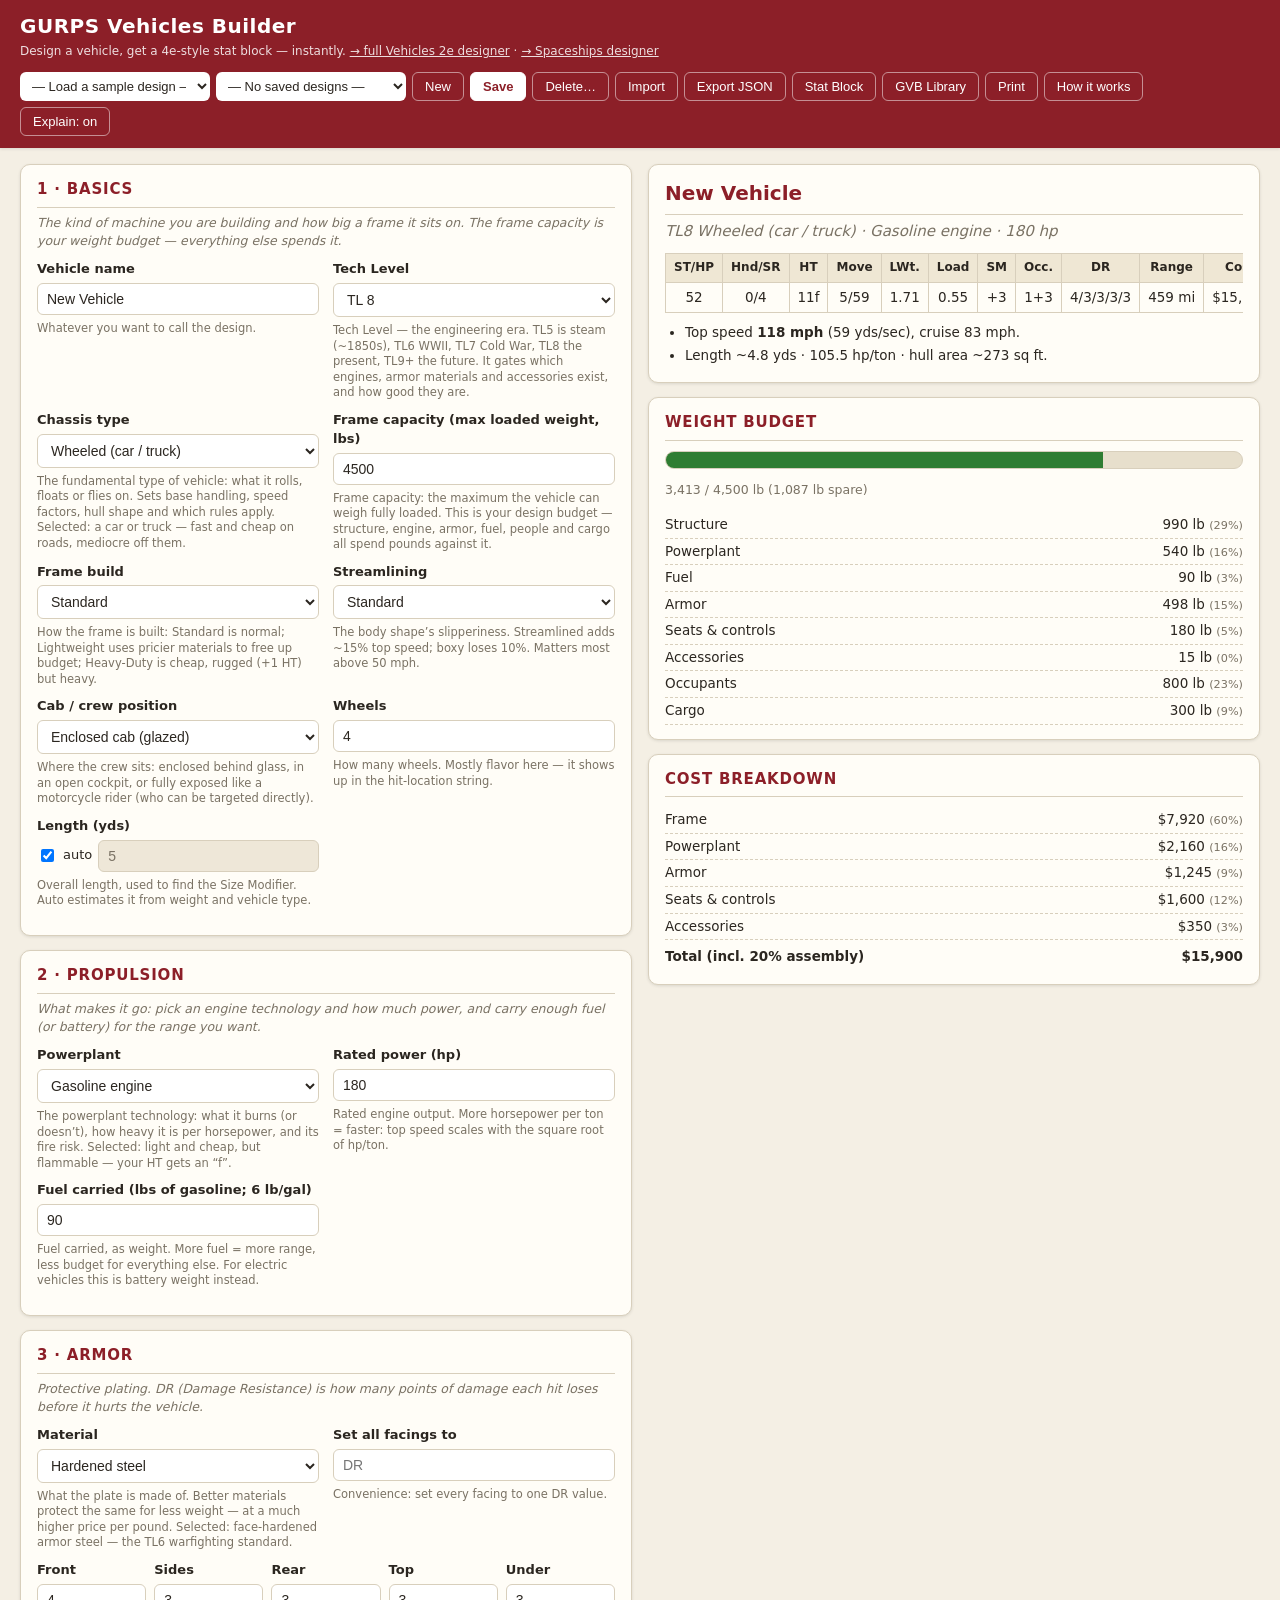
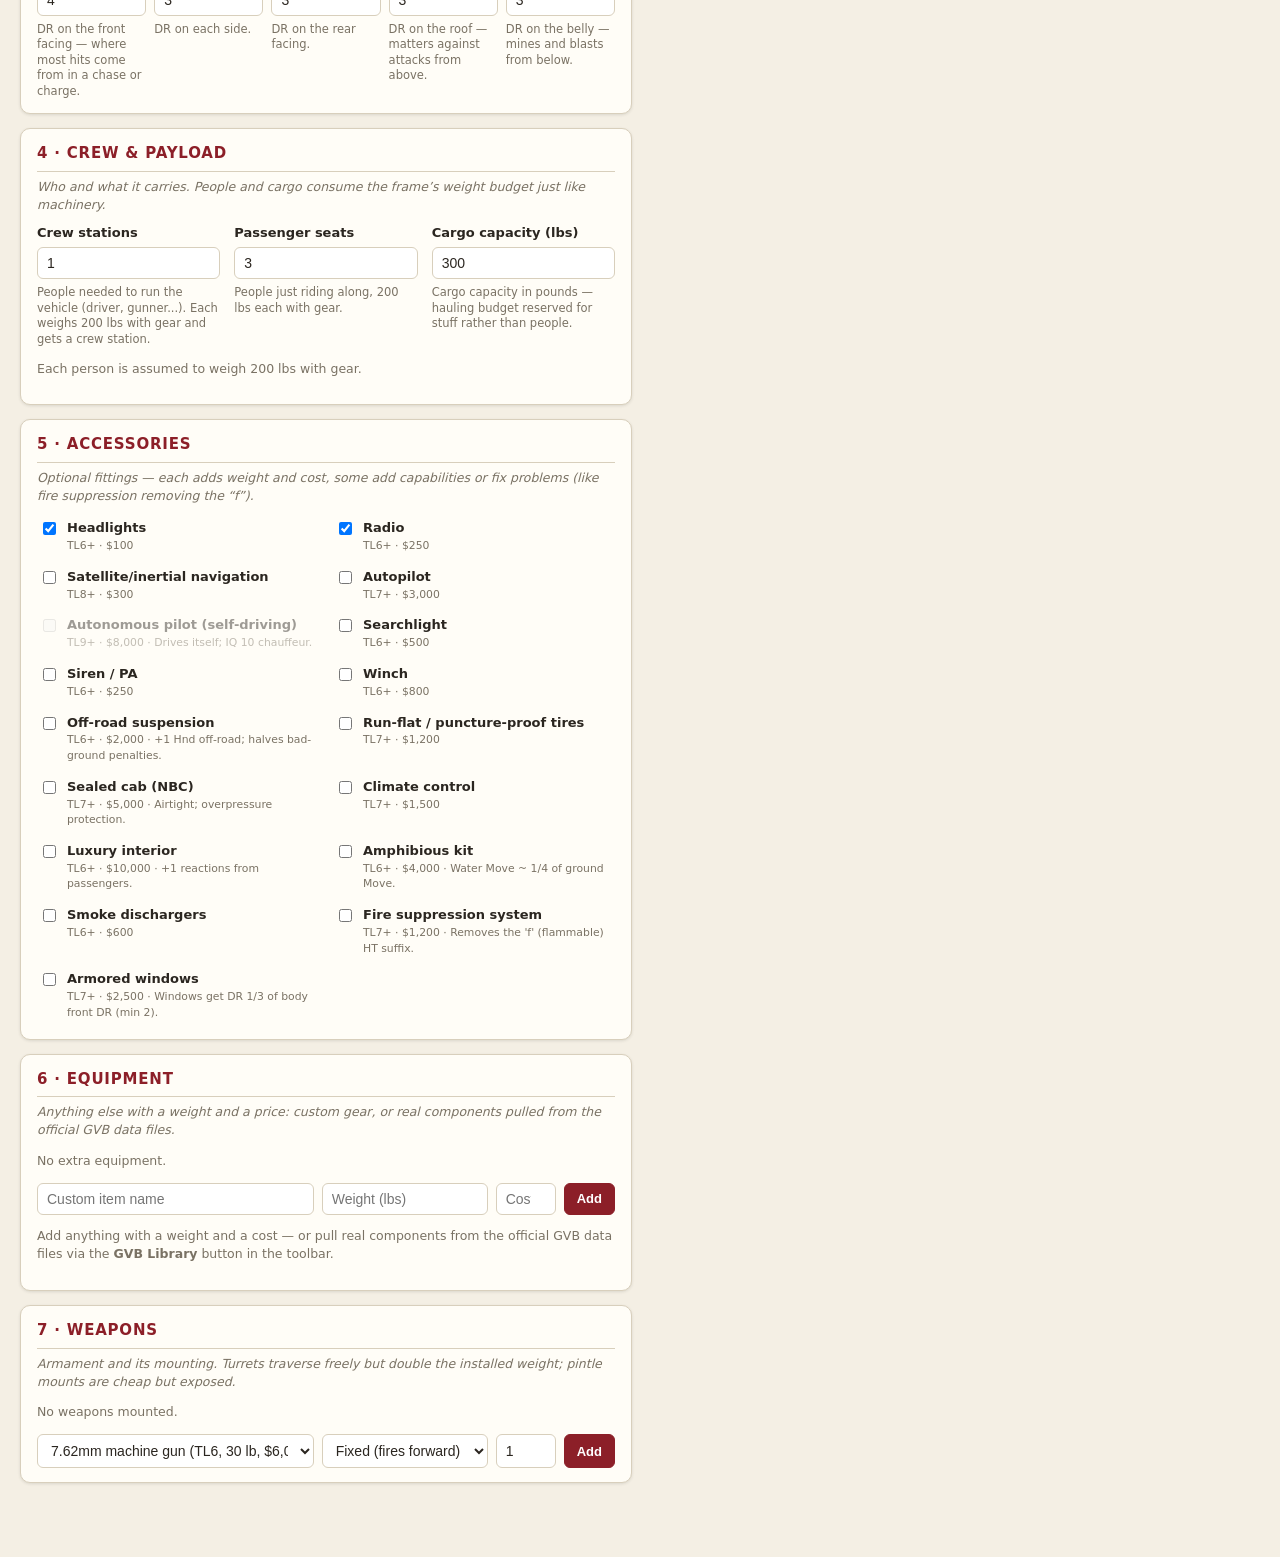
<file: index.html>
<!DOCTYPE html>
<html lang="en">
<head>
<meta charset="utf-8">
<meta name="viewport" content="width=device-width, initial-scale=1">
<title>GURPS Vehicles Builder</title>
<link rel="stylesheet" href="css/style.css">
<link rel="icon" href="data:image/svg+xml,<svg xmlns='http://www.w3.org/2000/svg' viewBox='0 0 100 100'><text y='0.9em' font-size='90'>🚙</text></svg>">
</head>
<body>

<header class="topbar">
  <div class="brand">
    <h1>GURPS Vehicles Builder</h1>
    <p>Design a vehicle, get a 4e-style stat block — instantly. <a href="ve2.html" style="color:#fff">→ full Vehicles 2e designer</a> · <a href="spaceships.html" style="color:#fff">→ Spaceships designer</a></p>
  </div>
  <div class="toolbar">
    <select id="preset-select" title="Load a sample design"></select>
    <select id="saved-select" title="Load a saved design"></select>
    <button class="btn" id="btn-new" title="Start over">New</button>
    <button class="btn primary" id="btn-save" title="Save to this browser">Save</button>
    <button class="btn" id="btn-delete" title="Delete a saved design">Delete…</button>
    <button class="btn" id="btn-import-json">Import</button>
    <button class="btn" id="btn-export-json">Export JSON</button>
    <button class="btn" id="btn-export-md">Stat Block</button>
    <button class="btn" id="btn-gvb" title="Import component data from the official GURPS Vehicle Builder program">GVB Library</button>
    <button class="btn" id="btn-print">Print</button>
    <button class="btn" id="btn-help">How it works</button>
    <button class="btn" id="btn-explain" title="Show a plain-English explanation under every choice">Explain: on</button>
    <input type="file" id="import-file" accept=".json,application/json" hidden>
  </div>
</header>

<div id="flash"></div>

<main class="layout">

  <!-- ================= Design form ================= -->
  <section class="panel form-panel">

    <div class="card">
      <h2>1 · Basics</h2>
      <div class="grid2">
        <label>Vehicle name
          <input type="text" id="f-name" placeholder="e.g. Scout Buggy">
        </label>
        <label>Tech Level
          <select id="f-tl"></select>
        </label>
        <label>Chassis type
          <select id="f-chassis"></select>
        </label>
        <label>Frame capacity (max loaded weight, lbs)
          <input type="number" id="f-maxlwt" min="50" step="100">
        </label>
        <label>Frame build
          <select id="f-quality"></select>
        </label>
        <label>Streamlining
          <select id="f-streamlining"></select>
        </label>
        <label>Cab / crew position
          <select id="f-cab"></select>
        </label>
        <label id="row-wheels">Wheels
          <input type="number" id="f-wheels" min="2" max="16" step="1">
        </label>
        <label class="length-row">Length (yds)
          <span class="inline">
            <input type="checkbox" id="f-length-auto" checked> auto
            <input type="number" id="f-length" min="0.5" step="0.5" disabled>
          </span>
        </label>
      </div>
      <p class="muted" id="note-chassis"></p>
    </div>

    <div class="card">
      <h2>2 · Propulsion</h2>
      <div class="grid2">
        <label>Powerplant
          <select id="f-engine"></select>
        </label>
        <label id="row-power">Rated power (hp)
          <input type="number" id="f-power" min="0" step="10">
        </label>
        <label id="row-fuel"><span id="label-fuel">Fuel carried (lbs)</span>
          <input type="number" id="f-fuel" min="0" step="10">
        </label>
      </div>
      <p class="muted" id="note-engine"></p>
    </div>

    <div class="card">
      <h2>3 · Armor</h2>
      <div class="grid2">
        <label>Material
          <select id="f-armor-material"></select>
        </label>
        <label>Set all facings to
          <input type="number" id="f-dr-all" min="0" step="1" placeholder="DR">
        </label>
      </div>
      <div class="dr-grid">
        <label>Front <input type="number" id="f-dr-front" min="0" step="1"></label>
        <label>Sides <input type="number" id="f-dr-sides" min="0" step="1"></label>
        <label>Rear <input type="number" id="f-dr-rear" min="0" step="1"></label>
        <label>Top <input type="number" id="f-dr-top" min="0" step="1"></label>
        <label>Under <input type="number" id="f-dr-under" min="0" step="1"></label>
      </div>
    </div>

    <div class="card">
      <h2>4 · Crew &amp; Payload</h2>
      <div class="grid3">
        <label>Crew stations
          <input type="number" id="f-crew" min="0" step="1">
        </label>
        <label>Passenger seats
          <input type="number" id="f-passengers" min="0" step="1">
        </label>
        <label>Cargo capacity (lbs)
          <input type="number" id="f-cargo" min="0" step="50">
        </label>
      </div>
      <p class="muted">Each person is assumed to weigh 200 lbs with gear.</p>
    </div>

    <div class="card">
      <h2>5 · Accessories</h2>
      <div id="accessory-list" class="acc-list"></div>
    </div>

    <div class="card">
      <h2>6 · Equipment</h2>
      <div id="equipment-list"></div>
      <div class="weapon-adder equip-adder">
        <input type="text" id="equip-name" placeholder="Custom item name">
        <input type="number" id="equip-weight" min="0" step="any" placeholder="Weight (lbs)">
        <input type="number" id="equip-cost" min="0" step="any" placeholder="Cost ($)">
        <button class="btn primary" id="equip-add" type="button">Add</button>
      </div>
      <p class="muted">Add anything with a weight and a cost — or pull real components
      from the official GVB data files via the <b>GVB Library</b> button in the toolbar.</p>
    </div>

    <div class="card">
      <h2>7 · Weapons</h2>
      <div id="weapon-list"></div>
      <div class="weapon-adder">
        <select id="weapon-select"></select>
        <select id="weapon-mount"></select>
        <input type="number" id="weapon-qty" min="1" step="1" value="1" title="Quantity">
        <button class="btn primary" id="weapon-add" type="button">Add</button>
      </div>
      <div id="weapon-custom" class="grid2" style="display:none">
        <label>Name <input type="text" id="weapon-c-name" placeholder="Custom weapon"></label>
        <label>Weight (lbs) <input type="number" id="weapon-c-weight" min="0" value="50"></label>
        <label>Cost ($) <input type="number" id="weapon-c-cost" min="0" value="10000"></label>
        <label>Damage <input type="text" id="weapon-c-dmg" placeholder="e.g. 6d pi"></label>
      </div>
    </div>

  </section>

  <!-- ================= Live output ================= -->
  <section class="panel output-panel" id="print-area">

    <div class="card sheet">
      <h2 id="sheet-name">Vehicle</h2>
      <p class="sub" id="sheet-sub"></p>
      <div class="table-scroll">
        <table id="stat-table" class="stat-table"></table>
      </div>
      <ul class="extra" id="sheet-extra"></ul>
    </div>

    <div class="card" id="problems-card" style="display:none">
      <h2>Problems</h2>
      <ul id="problems" class="problems"></ul>
    </div>

    <div class="card">
      <h2>Weight budget</h2>
      <div class="weight-bar"><div id="weight-bar-fill"></div></div>
      <p class="muted" id="weight-bar-label"></p>
      <div id="weight-breakdown" class="breakdown"></div>
    </div>

    <div class="card">
      <h2>Cost breakdown</h2>
      <div id="cost-breakdown" class="breakdown"></div>
    </div>

  </section>
</main>

<!-- ================= Help ================= -->
<aside id="help-panel" class="help-panel">
  <div class="card">
    <h2>How the builder works</h2>
    <p>This is a streamlined, fan-made vehicle design system that produces stat
    blocks in the style of the <i>GURPS Basic Set</i> vehicle table. It is not a
    reproduction of any published design system — every formula is listed below,
    so you can house-rule anything you disagree with.</p>

    <h3>The big idea: a weight budget</h3>
    <p>Pick a <b>frame capacity</b> — the maximum loaded weight the chassis can
    carry. Everything you add (structure, engine, armor, fuel, seats, weapons,
    people, cargo) spends pounds from that budget. Stay under budget and the
    design is legal.</p>

    <h3>Formulas</h3>
    <ul>
      <li><b>Structure weight</b> = chassis fraction (22–40%) × frame capacity, adjusted for Lightweight/Heavy-Duty builds.</li>
      <li><b>HP</b> = 4 × ∛(empty weight in lbs) — the Basic Set machine formula.</li>
      <li><b>Top speed</b> = k × √(hp per loaded ton) × streamlining, with k per chassis (11.5 wheeled, 9 tracked, 11 airplane, …). Displacement hulls are capped at hull speed = 1.55 × √(length in feet) mph.</li>
      <li><b>Acceleration</b> (yds/sec²) = (hp/ton) ÷ chassis divisor. Move is shown as accel/top-speed-in-yards-per-second (mph ÷ 2).</li>
      <li><b>SM</b> from the Basic Set size table by length, −1 for being a long box; length is estimated as k × ∛(loaded tons) unless you override it.</li>
      <li><b>Armor weight</b> = surface area × facing share × DR × material density (lbs per DR per sq ft). Area ≈ k × (frame capacity)^⅔ sq ft.</li>
      <li><b>Range</b> = cruise speed (70% of top) × endurance. Fuel engines burn (lbs/hp·hr × rated hp × cruise fraction); electrics drain battery Wh at cruise power.</li>
      <li><b>Hnd/SR</b> from chassis, worsened one step at SM +6 and again at SM +9.</li>
      <li><b>HT</b> = 11 (+1 Heavy-Duty). An <b>f</b> suffix means flammable fuel (removed by a fire suppression system).</li>
      <li><b>Cost</b> = structure + engine + armor + seats + gear + weapons, +20% assembly, rounded to 3 significant figures.</li>
    </ul>

    <h3>The GVB Library</h3>
    <p>If you own Steve Jackson Games' discontinued <i>GURPS Vehicle Builder</i>
    program, the <b>GVB Library</b> toolbar button lets you load its
    <code>.rep</code> repository files right here in the browser — about 1,900
    components across GURPS Vehicles 2e and its supplements. Each component is
    computed with the exact formulas from the data files (with its original
    options, access-space choices, and TL scaling) and added to your design as
    an equipment line. Nothing is uploaded anywhere, and no game data is
    distributed with this tool: you load the files you own.</p>

    <h3>Locations codes</h3>
    <ul id="loc-legend" class="loc-legend"></ul>

    <h3>Fine print</h3>
    <p class="muted">This tool is an original, unofficial fan creation. GURPS is
    a registered trademark of Steve Jackson Games; the material presented here
    is intended for use with the GURPS system and is released per the
    <a href="http://www.sjgames.com/general/online_policy/" target="_blank" rel="noopener">SJ Games Online Policy</a>.
    It is not published, endorsed, or approved by Steve Jackson Games.</p>
  </div>
</aside>

<!-- ================= GVB Library modal ================= -->
<dialog id="gvb-modal" class="gvb-modal">
  <h2>GVB Library — official component data</h2>
  <p class="muted">Load <code>.rep</code> repository files from your copy of the
  <i>GURPS Vehicle Builder</i> program (the <code>repositories</code> folder).
  Components are evaluated with the exact formulas from the data files.
  Nothing is uploaded — parsing happens entirely in your browser.</p>
  <div class="gvb-toolbar">
    <label class="btn primary gvb-file-btn">Load .rep files…
      <input type="file" id="gvb-files" accept=".rep" multiple hidden>
    </label>
    <input type="search" id="gvb-search" placeholder="Search components…">
    <span class="muted" id="gvb-status"></span>
  </div>
  <div class="gvb-body">
    <div id="gvb-list" class="gvb-list"></div>
    <div id="gvb-detail" class="gvb-detail"><p class="muted">Select a component on the left.</p></div>
  </div>
  <div class="modal-actions">
    <button class="btn" id="gvb-close">Close</button>
  </div>
</dialog>

<!-- ================= Markdown modal ================= -->
<dialog id="md-modal">
  <h2>Stat block (Markdown)</h2>
  <textarea id="md-output" rows="18" spellcheck="false"></textarea>
  <div class="modal-actions">
    <button class="btn primary" id="md-copy">Copy</button>
    <button class="btn" id="md-download">Download .md</button>
    <button class="btn" id="md-close">Close</button>
  </div>
</dialog>

<script type="module" src="js/ui.js"></script>
</body>
</html>
</file>
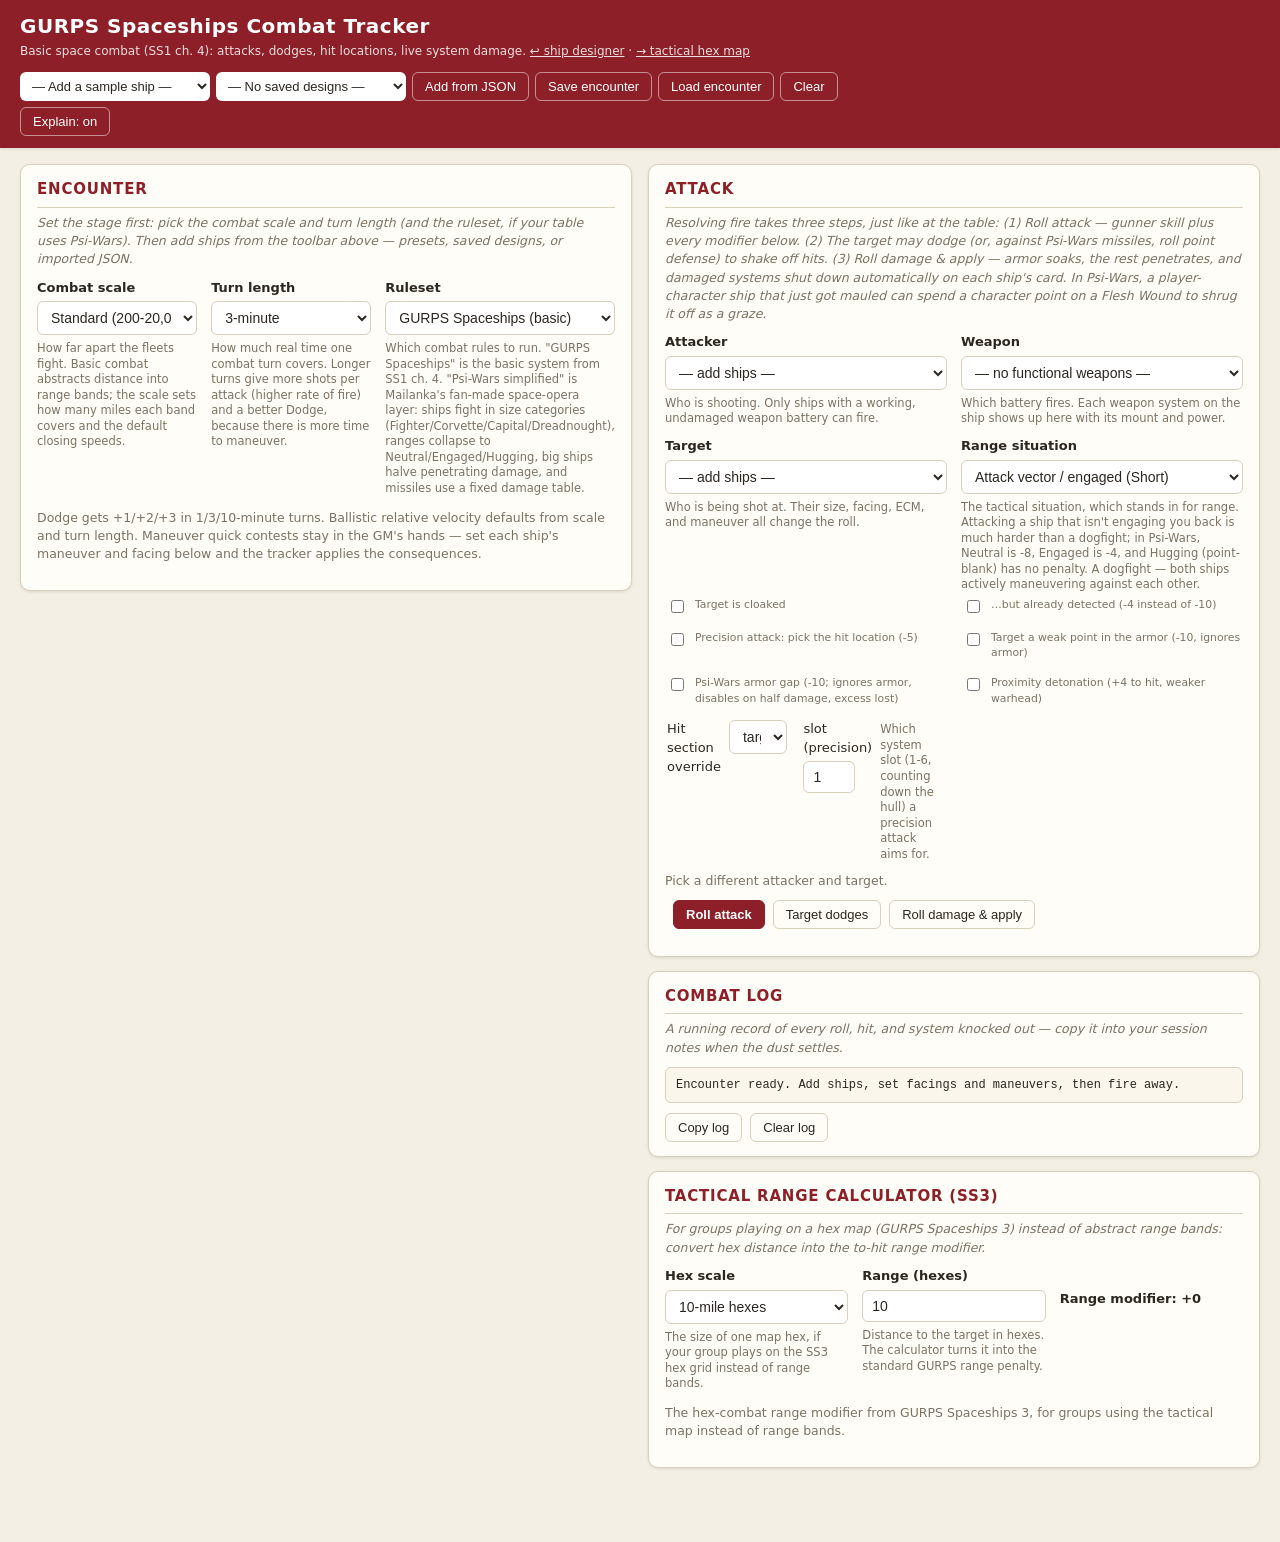
<file: combat.html>
<!DOCTYPE html>
<html lang="en">
<head>
<meta charset="utf-8">
<meta name="viewport" content="width=device-width, initial-scale=1">
<title>GURPS Spaceships Combat Tracker</title>
<link rel="stylesheet" href="css/style.css">
<link rel="icon" href="data:image/svg+xml,<svg xmlns='http://www.w3.org/2000/svg' viewBox='0 0 100 100'><text y='0.9em' font-size='90'>💥</text></svg>">
</head>
<body>

<header class="topbar">
  <div class="brand">
    <h1>GURPS Spaceships Combat Tracker</h1>
    <p>Basic space combat (SS1 ch. 4): attacks, dodges, hit locations, live system damage.
      <a href="spaceships.html" style="color:#fff">↩ ship designer</a> ·
      <a href="tactical.html" style="color:#fff">→ tactical hex map</a></p>
  </div>
  <div class="toolbar">
    <select id="add-preset" title="Add a sample ship"></select>
    <select id="add-saved" title="Add a saved design"></select>
    <button class="btn" id="btn-import">Add from JSON</button>
    <button class="btn" id="btn-save-enc">Save encounter</button>
    <button class="btn" id="btn-load-enc">Load encounter</button>
    <button class="btn" id="btn-clear">Clear</button>
    <button class="btn" id="btn-explain" title="Show plain-English explanations under every control">Explain: on</button>
    <input type="file" id="import-file" accept=".json,application/json" hidden>
  </div>
</header>

<div id="flash"></div>

<main class="layout combat-layout">
  <section class="panel form-panel">
    <div class="card">
      <h2>Encounter</h2>
      <div class="grid3">
        <label>Combat scale <select id="enc-scale"></select></label>
        <label>Turn length <select id="enc-turn"></select></label>
        <label>Ruleset <select id="enc-ruleset">
          <option value="standard">GURPS Spaceships (basic)</option>
          <option value="psiwars">Psi-Wars simplified (fan)</option>
        </select></label>
      </div>
      <p class="muted">Dodge gets +1/+2/+3 in 1/3/10-minute turns. Ballistic relative velocity
      defaults from scale and turn length. Maneuver quick contests stay in the GM's hands —
      set each ship's maneuver and facing below and the tracker applies the consequences.</p>
    </div>

    <div id="dogfight"></div>
    <div id="command"></div>
    <div id="bombard"></div>

    <div id="fleet"></div>
  </section>

  <section class="panel output-panel">
    <div class="card">
      <h2>Attack</h2>
      <div class="grid2">
        <label>Attacker <select id="atk-ship"></select></label>
        <label>Weapon <select id="atk-weapon"></select></label>
        <label>Target <select id="atk-target"></select></label>
        <label>Range situation <select id="atk-situation"></select></label>
      </div>
      <div class="grid3" id="atk-params"></div>
      <div class="acc-list" id="atk-toggles"></div>
      <div id="atk-mods" class="muted" style="font-size:12.5px; margin-top:6px"></div>
      <div class="modal-actions" style="justify-content:flex-start">
        <span id="atk-skill" style="font-weight:700"></span>
        <button class="btn primary" id="btn-attack">Roll attack</button>
        <button class="btn" id="btn-dodge" disabled>Target dodges</button>
        <button class="btn" id="btn-damage" disabled>Roll damage &amp; apply</button>
        <button class="btn" id="btn-flesh" style="display:none"
          title="Psi-Wars cinematic rule: spend 1 character point to turn the hit into a graze — 10% of dHP and one disabled system">Flesh Wound (1 CP)</button>
      </div>
      <p class="muted" id="atk-status"></p>
    </div>

    <div class="card">
      <h2>Combat log</h2>
      <div id="log" class="combat-log"></div>
      <div class="modal-actions" style="justify-content:flex-start">
        <button class="btn" id="btn-copy-log">Copy log</button>
        <button class="btn" id="btn-clear-log">Clear log</button>
      </div>
    </div>

    <div class="card">
      <h2>Tactical range calculator (SS3)</h2>
      <div class="grid3">
        <label>Hex scale <select id="tac-scale">
          <option value="0">10-mile hexes</option>
          <option value="1">100-mile hexes</option>
          <option value="2">1,000-mile hexes</option>
          <option value="3">10,000-mile hexes</option>
        </select></label>
        <label>Range (hexes) <input type="number" id="tac-hexes" min="0" step="1" value="10"></label>
        <label>&nbsp;<span id="tac-result" style="font-weight:700"></span></label>
      </div>
      <p class="muted">The hex-combat range modifier from GURPS Spaceships 3, for groups using
      the tactical map instead of range bands.</p>
    </div>
  </section>
</main>

<script type="module" src="js/ss/combat-ui.js"></script>
</body>
</html>
</file>
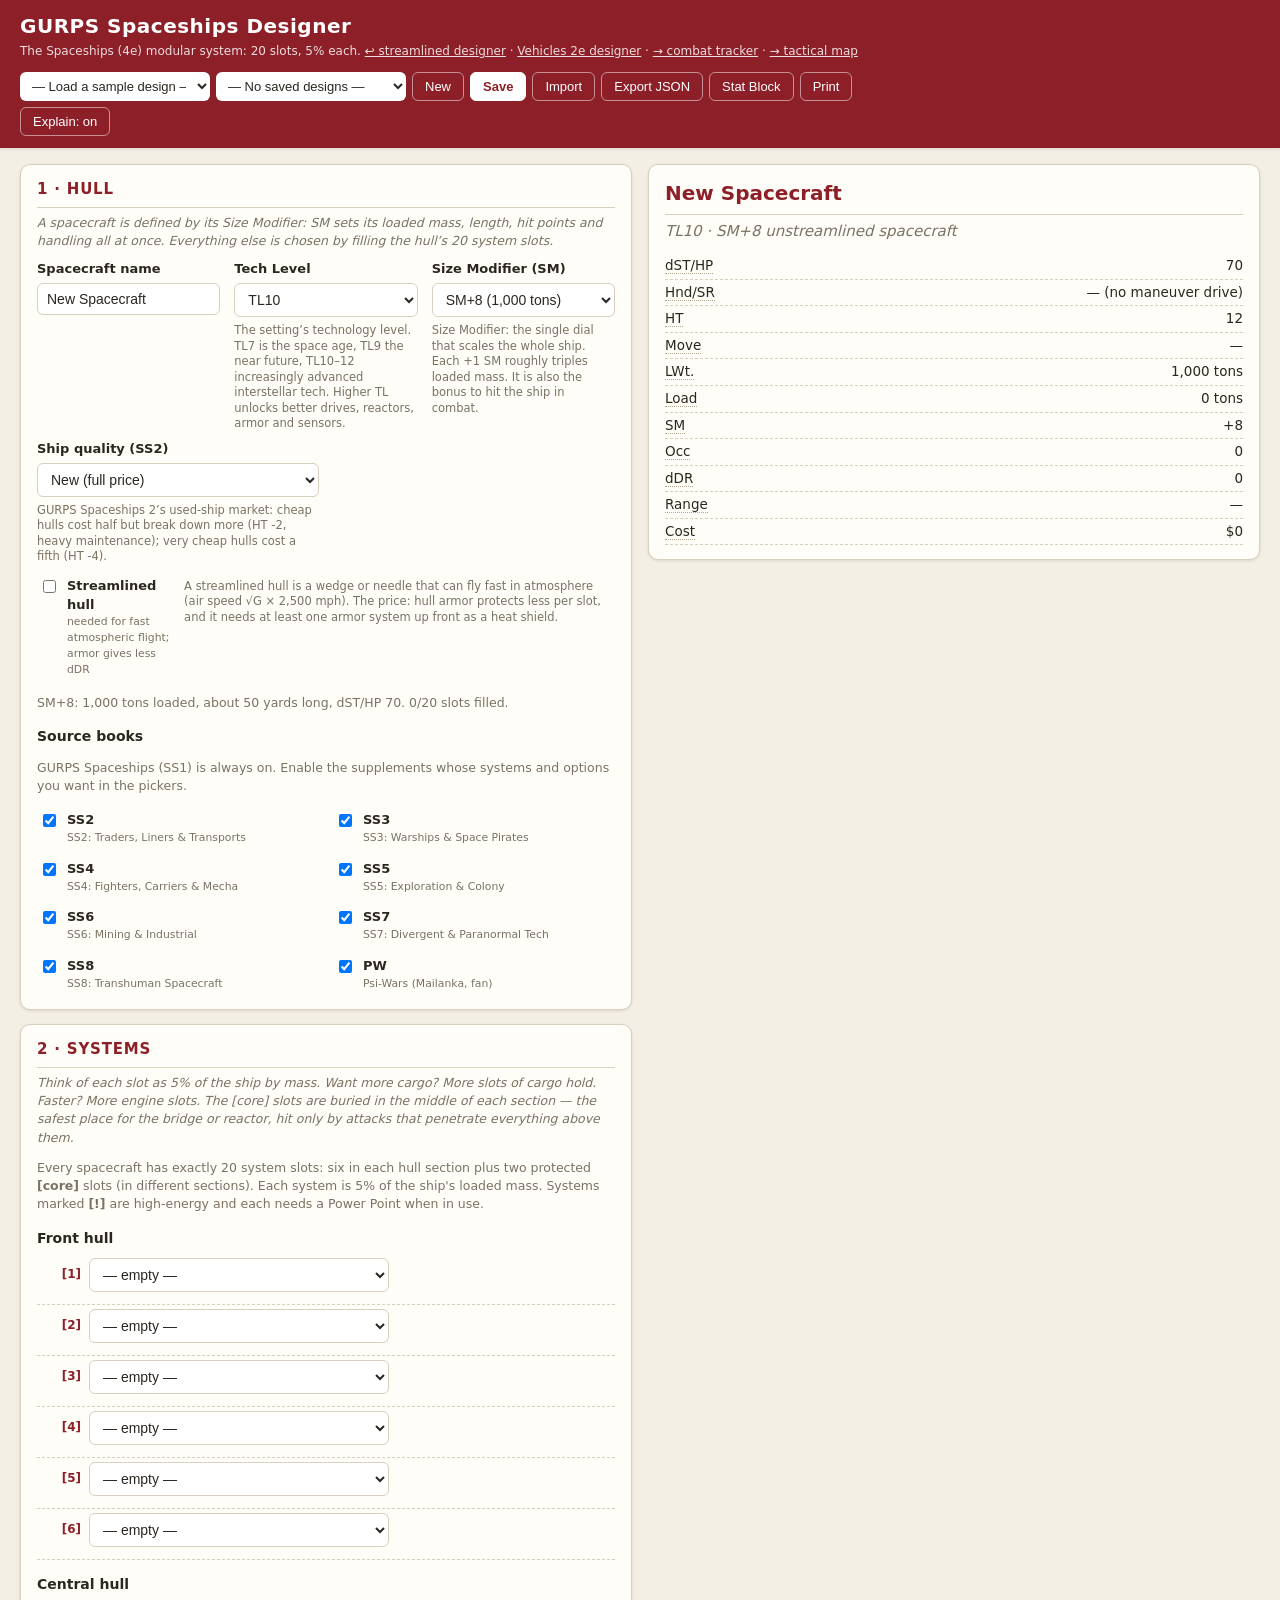
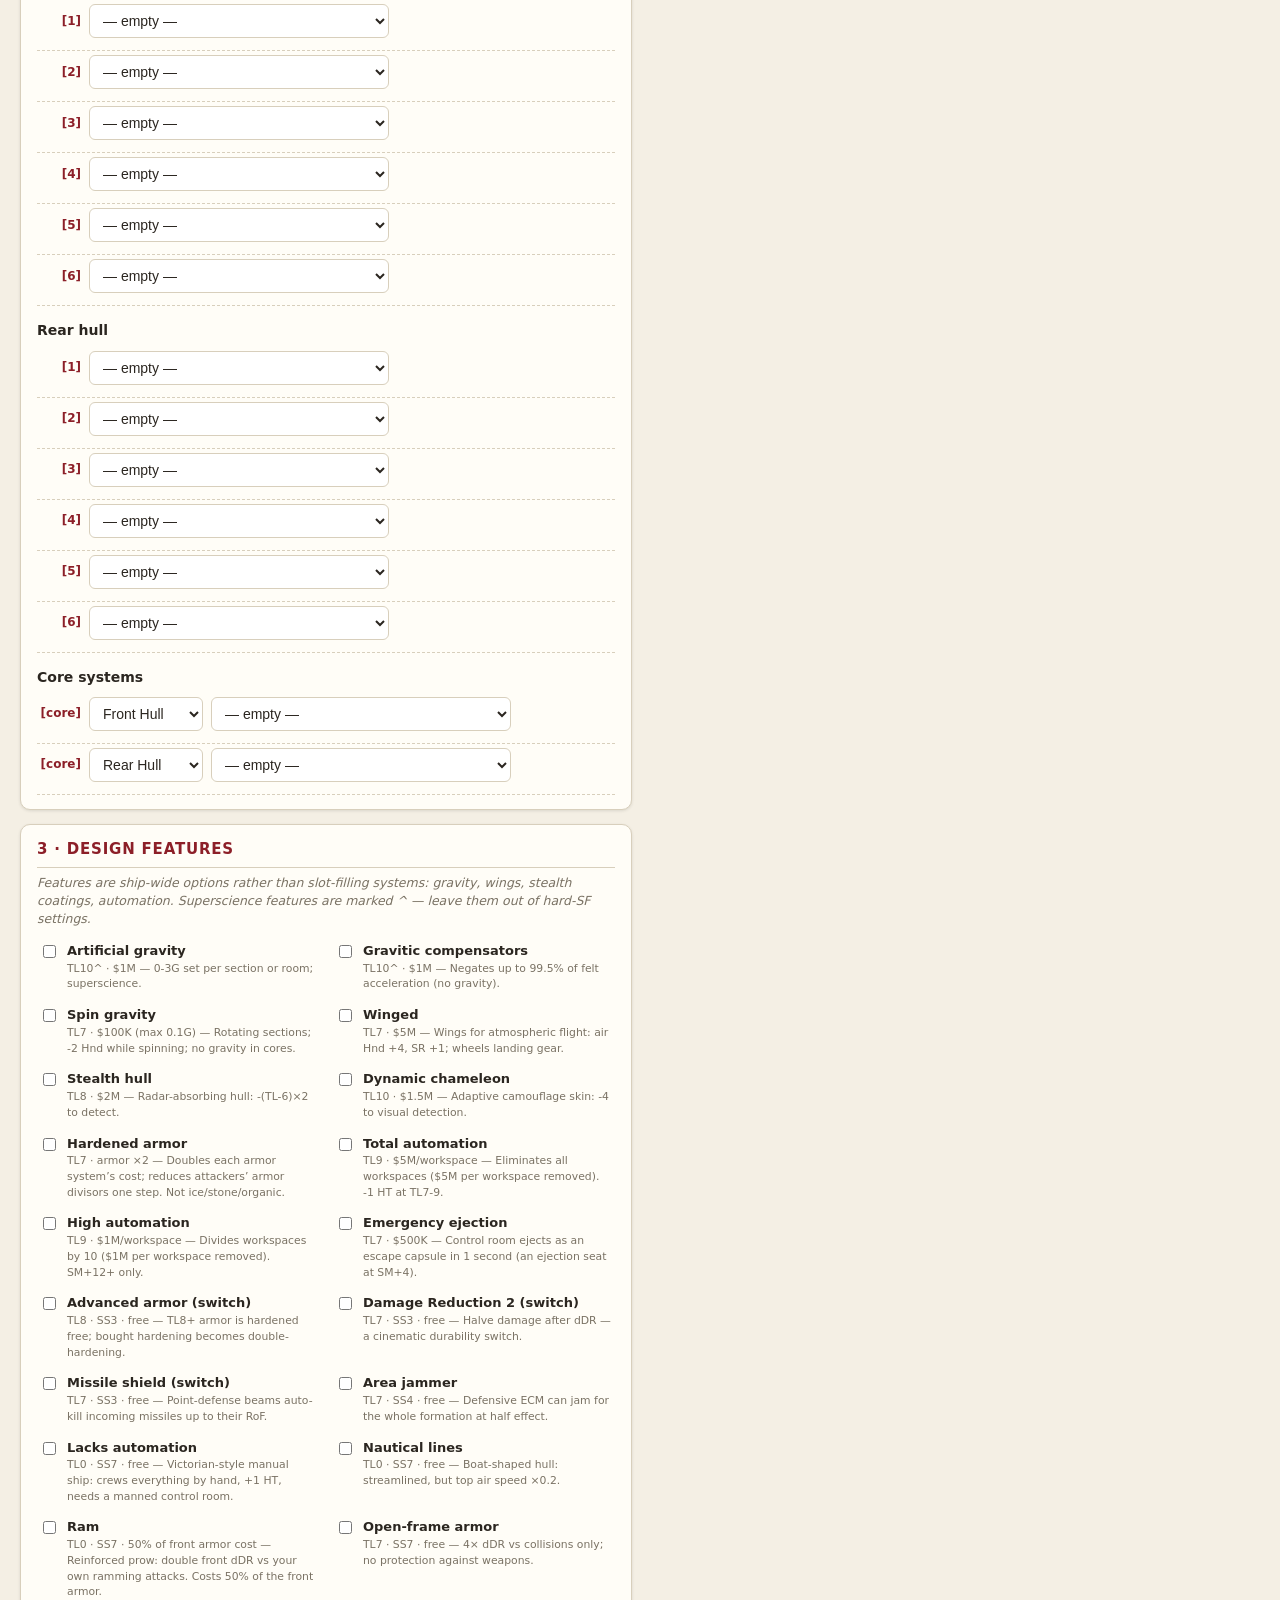
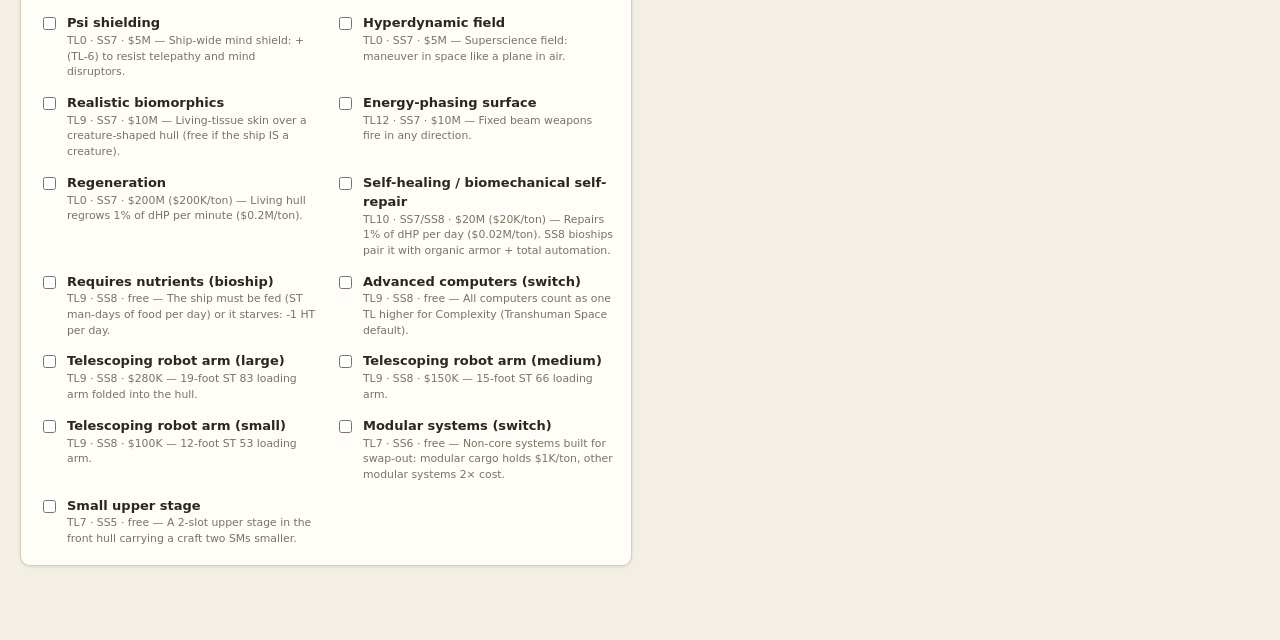
<file: spaceships.html>
<!DOCTYPE html>
<html lang="en">
<head>
<meta charset="utf-8">
<meta name="viewport" content="width=device-width, initial-scale=1">
<title>GURPS Spaceships Designer</title>
<link rel="stylesheet" href="css/style.css">
<link rel="icon" href="data:image/svg+xml,<svg xmlns='http://www.w3.org/2000/svg' viewBox='0 0 100 100'><text y='0.9em' font-size='90'>🚀</text></svg>">
</head>
<body>

<header class="topbar">
  <div class="brand">
    <h1>GURPS Spaceships Designer</h1>
    <p>The Spaceships (4e) modular system: 20 slots, 5% each.
      <a href="index.html" style="color:#fff">↩ streamlined designer</a> ·
      <a href="ve2.html" style="color:#fff">Vehicles 2e designer</a> ·
      <a href="combat.html" style="color:#fff">→ combat tracker</a> ·
      <a href="tactical.html" style="color:#fff">→ tactical map</a></p>
  </div>
  <div class="toolbar">
    <select id="preset-select" title="Load a sample design"></select>
    <select id="saved-select" title="Load a saved design"></select>
    <button class="btn" id="btn-new">New</button>
    <button class="btn primary" id="btn-save">Save</button>
    <button class="btn" id="btn-import-json">Import</button>
    <button class="btn" id="btn-export-json">Export JSON</button>
    <button class="btn" id="btn-export-md">Stat Block</button>
    <button class="btn" id="btn-print">Print</button>
    <button class="btn" id="btn-explain" title="Show a plain-English explanation under every choice">Explain: on</button>
    <input type="file" id="import-file" accept=".json,application/json" hidden>
  </div>
</header>

<div id="flash"></div>

<main class="layout">
  <section class="panel form-panel">

    <div class="card">
      <h2>1 · Hull</h2>
      <div class="grid3">
        <label>Spacecraft name <input type="text" id="f-name"></label>
        <label>Tech Level <select id="f-tl"></select></label>
        <label>Size Modifier (SM) <select id="f-sm"></select></label>
      </div>
      <div class="grid2" style="margin-top:8px">
        <label>Ship quality (SS2) <select id="f-quality">
          <option value="normal">New (full price)</option>
          <option value="cheap">Cheap (½ price, HT -2)</option>
          <option value="veryCheap">Very cheap (⅕ price, HT -4)</option>
        </select></label>
      </div>
      <label class="acc-row" style="margin-top:8px"><input type="checkbox" id="f-streamlined">
        <span><b>Streamlined hull</b> <small>needed for fast atmospheric flight; armor gives less dDR</small></span></label>
      <p class="muted" id="hull-summary"></p>
      <h3>Source books</h3>
      <p class="muted">GURPS Spaceships (SS1) is always on. Enable the supplements whose
      systems and options you want in the pickers.</p>
      <div class="acc-list" id="books"></div>
    </div>

    <div class="card">
      <h2>2 · Systems</h2>
      <p class="muted">Every spacecraft has exactly 20 system slots: six in each hull
      section plus two protected <b>[core]</b> slots (in different sections). Each system
      is 5% of the ship's loaded mass. Systems marked <b>[!]</b> are high-energy and each
      needs a Power Point when in use.</p>
      <div id="sections"></div>
      <h3>Core systems</h3>
      <div id="cores"></div>
    </div>

    <div class="card">
      <h2>3 · Design features</h2>
      <div class="acc-list" id="features"></div>
    </div>

  </section>

  <section class="panel output-panel" id="print-area">
    <div class="card sheet">
      <h2 id="sheet-name">Spacecraft</h2>
      <p class="sub" id="sheet-sub"></p>
      <div id="sheet-body"></div>
    </div>
    <div class="card" id="problems-card" style="display:none">
      <h2>Problems</h2>
      <ul id="problems" class="problems"></ul>
    </div>
  </section>
</main>

<dialog id="md-modal">
  <h2>Stat block (Markdown)</h2>
  <textarea id="md-output" rows="18" spellcheck="false"></textarea>
  <div class="modal-actions">
    <button class="btn primary" id="md-copy">Copy</button>
    <button class="btn" id="md-close">Close</button>
  </div>
</dialog>

<script type="module" src="js/ss/ui.js"></script>
</body>
</html>
</file>
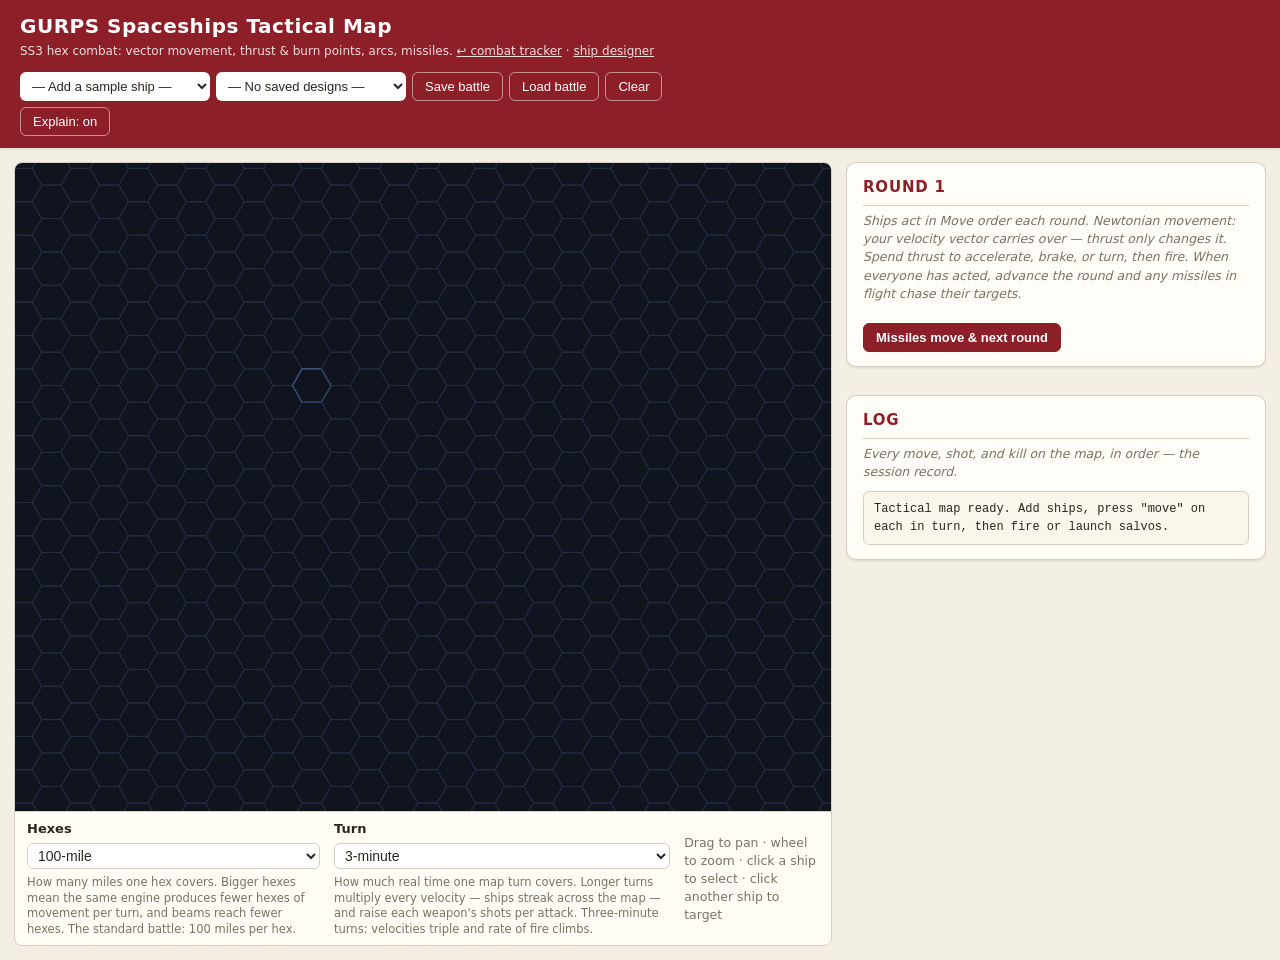
<file: tactical.html>
<!DOCTYPE html>
<html lang="en">
<head>
<meta charset="utf-8">
<meta name="viewport" content="width=device-width, initial-scale=1">
<title>GURPS Spaceships Tactical Map</title>
<link rel="stylesheet" href="css/style.css">
<link rel="icon" href="data:image/svg+xml,<svg xmlns='http://www.w3.org/2000/svg' viewBox='0 0 100 100'><text y='0.9em' font-size='90'>🛰️</text></svg>">
</head>
<body>

<header class="topbar">
  <div class="brand">
    <h1>GURPS Spaceships Tactical Map</h1>
    <p>SS3 hex combat: vector movement, thrust &amp; burn points, arcs, missiles.
      <a href="combat.html" style="color:#fff">↩ combat tracker</a> ·
      <a href="spaceships.html" style="color:#fff">ship designer</a></p>
  </div>
  <div class="toolbar">
    <select id="add-preset" title="Add a sample ship"></select>
    <select id="add-saved" title="Add a saved design"></select>
    <button class="btn" id="btn-save">Save battle</button>
    <button class="btn" id="btn-load">Load battle</button>
    <button class="btn" id="btn-clear">Clear</button>
    <button class="btn" id="btn-explain" title="Show plain-English explanations under every control">Explain: on</button>
  </div>
</header>

<div id="flash"></div>

<main class="tac-layout">
  <section class="tac-map-panel">
    <svg id="map" tabindex="0"></svg>
    <div class="tac-mapbar">
      <label>Hexes <select id="tac-scale"></select></label>
      <label>Turn <select id="tac-turn"></select></label>
      <span class="muted" id="map-hint">Drag to pan · wheel to zoom · click a ship to select · click another ship to target</span>
    </div>
  </section>

  <section class="tac-side">
    <div class="card">
      <h2>Round <span id="round-no">1</span></h2>
      <div id="turn-order" class="turn-order"></div>
      <div class="modal-actions" style="justify-content:flex-start">
        <button class="btn primary" id="btn-end-round">Missiles move &amp; next round</button>
      </div>
    </div>

    <div class="card" id="sel-card" style="display:none">
      <h2 id="sel-name">Ship</h2>
      <p class="muted" id="sel-stats"></p>
      <div id="sel-move"></div>
      <div class="dmg-grid" id="sel-dmg"></div>
    </div>

    <div class="card" id="atk-card" style="display:none">
      <h2>Attack <span id="atk-vs" class="muted"></span></h2>
      <div class="grid2">
        <label>Weapon <select id="atk-weapon"></select></label>
        <label id="atk-extra-label">Beam type <select id="atk-extra"></select></label>
      </div>
      <div class="grid3">
        <label>Shots <input type="number" id="atk-shots" min="1" value="1"></label>
        <label>Gunner skill <input type="number" id="atk-skill-in" min="3" max="25" value="12"></label>
        <label>&nbsp;<span id="atk-range" class="muted"></span></label>
      </div>
      <div id="atk-mods" class="muted" style="font-size:12px"></div>
      <div class="modal-actions" style="justify-content:flex-start">
        <span id="atk-eff" style="font-weight:700"></span>
        <button class="btn primary" id="btn-fire">Fire</button>
        <button class="btn" id="btn-launch" style="display:none">Launch salvo</button>
      </div>
    </div>

    <div class="card">
      <h2>Log</h2>
      <div id="log" class="combat-log" style="max-height:220px"></div>
    </div>
  </section>
</main>

<script type="module" src="js/ss/tactical-ui.js"></script>
</body>
</html>
</file>
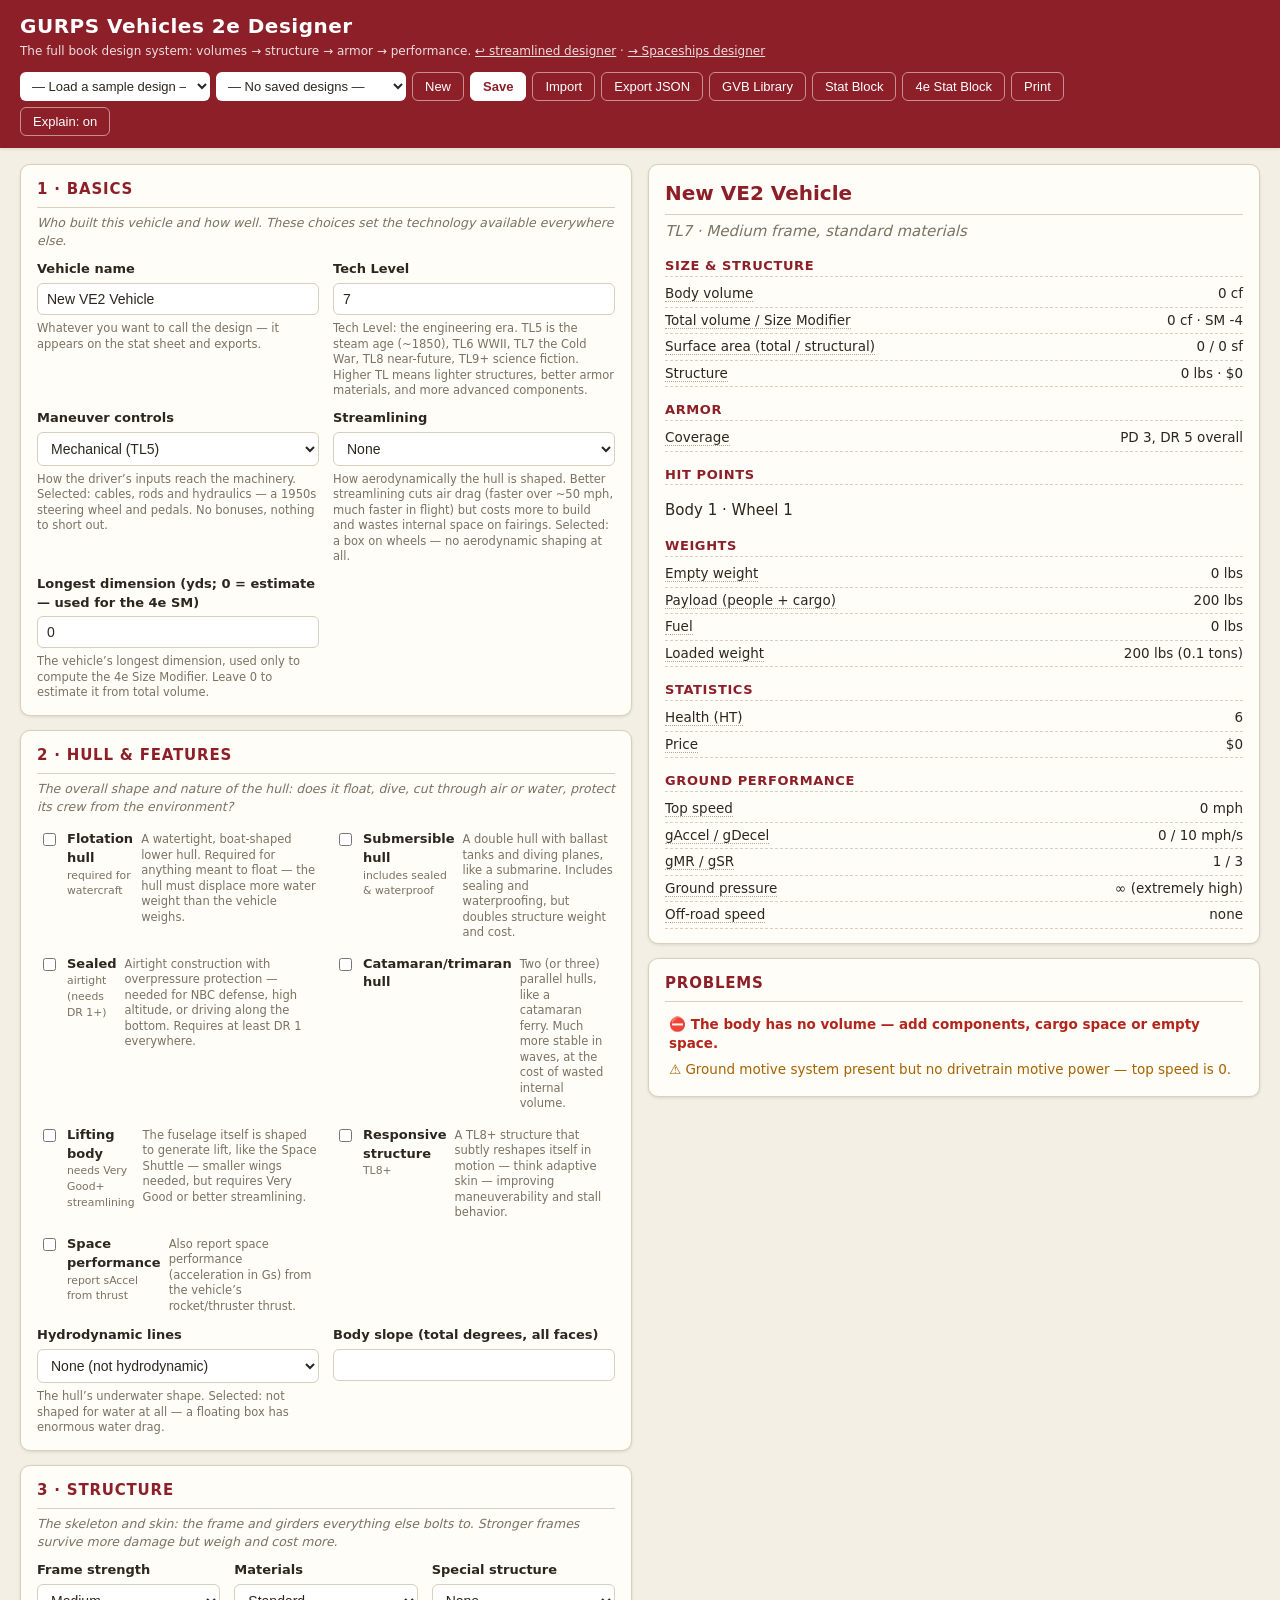
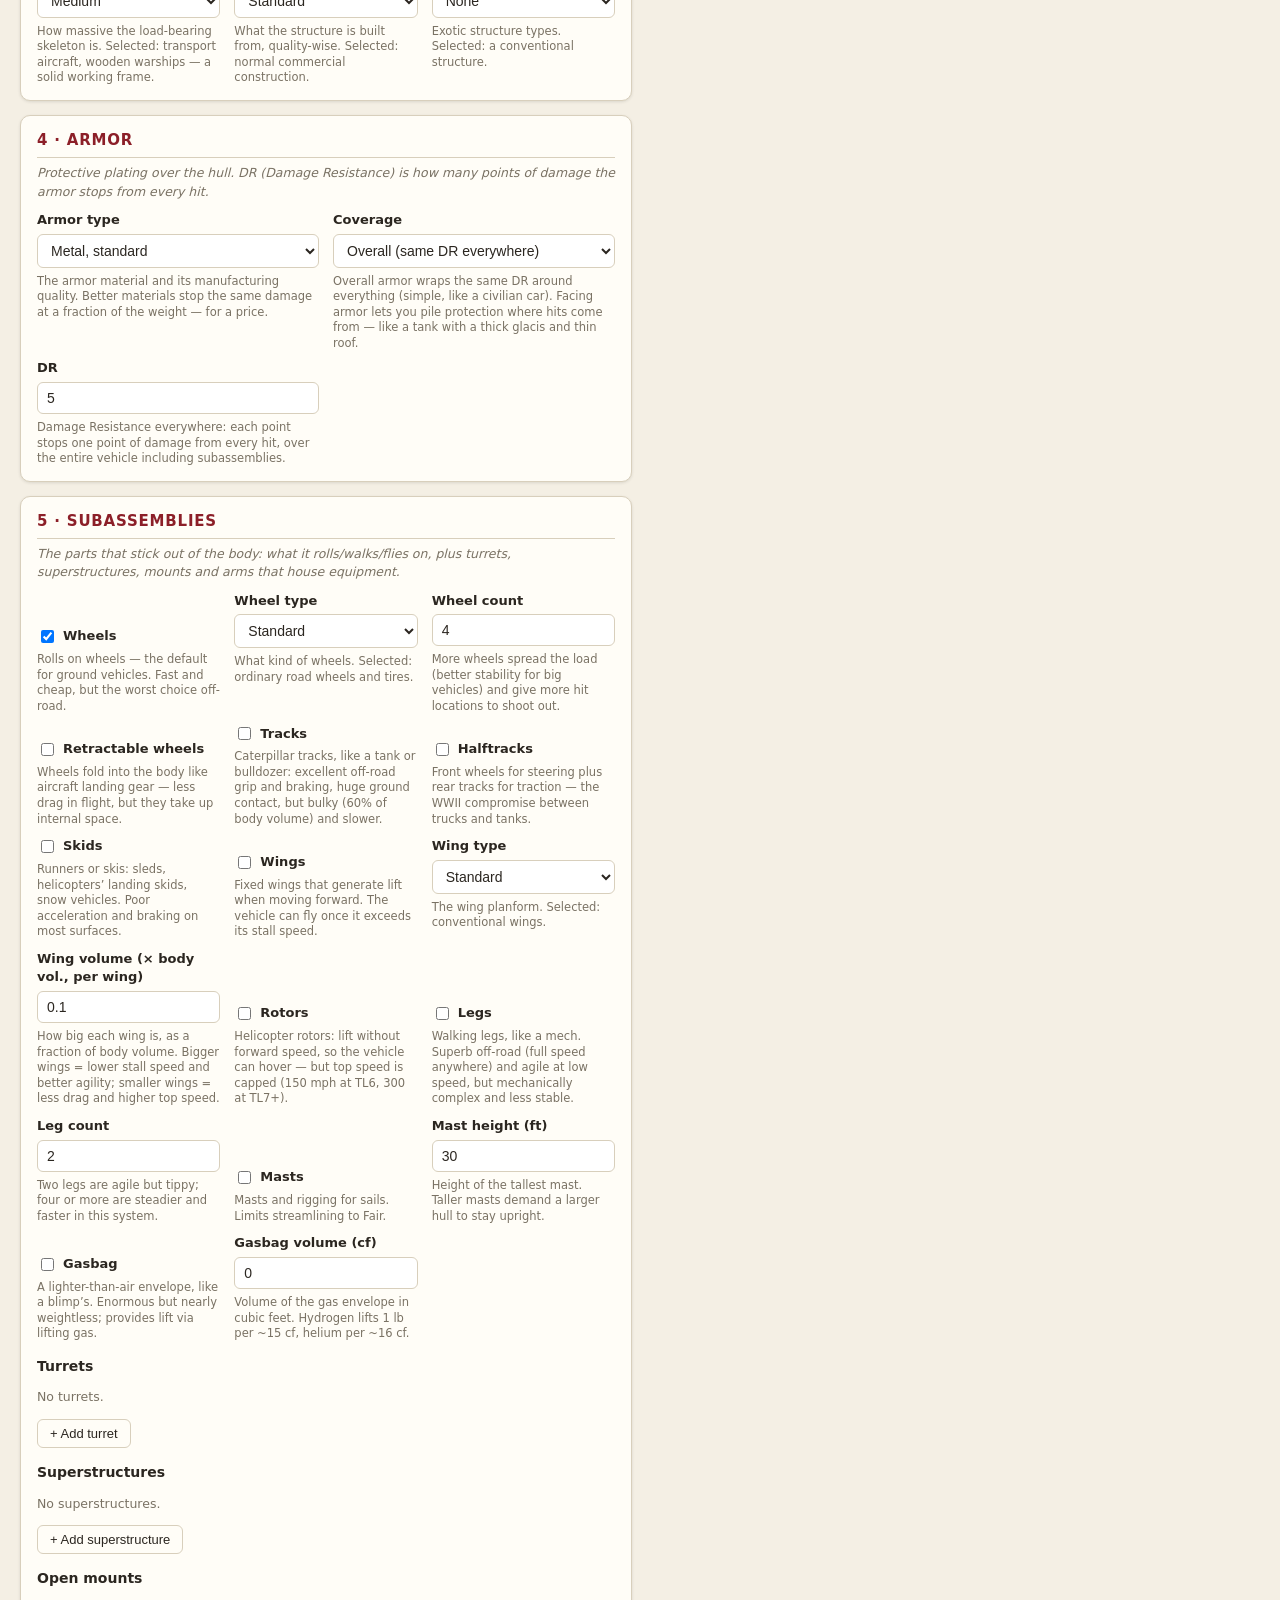
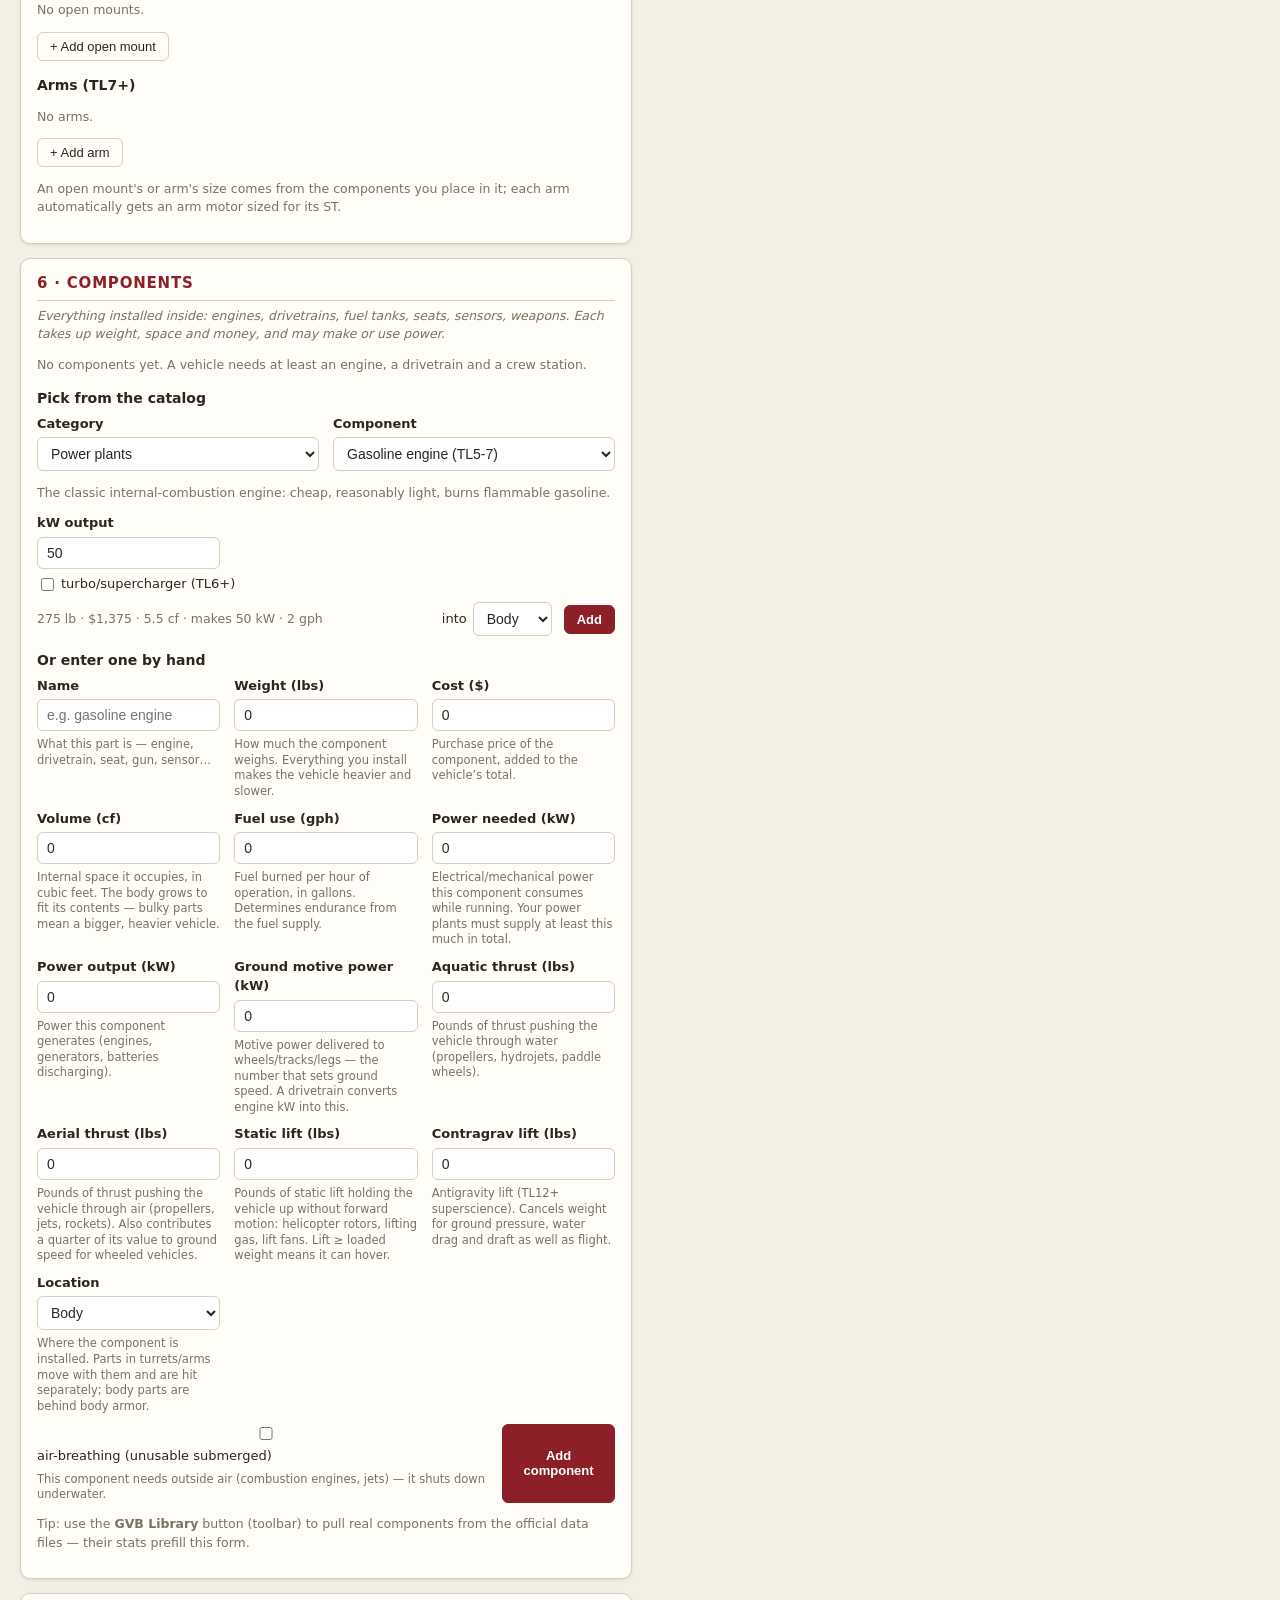
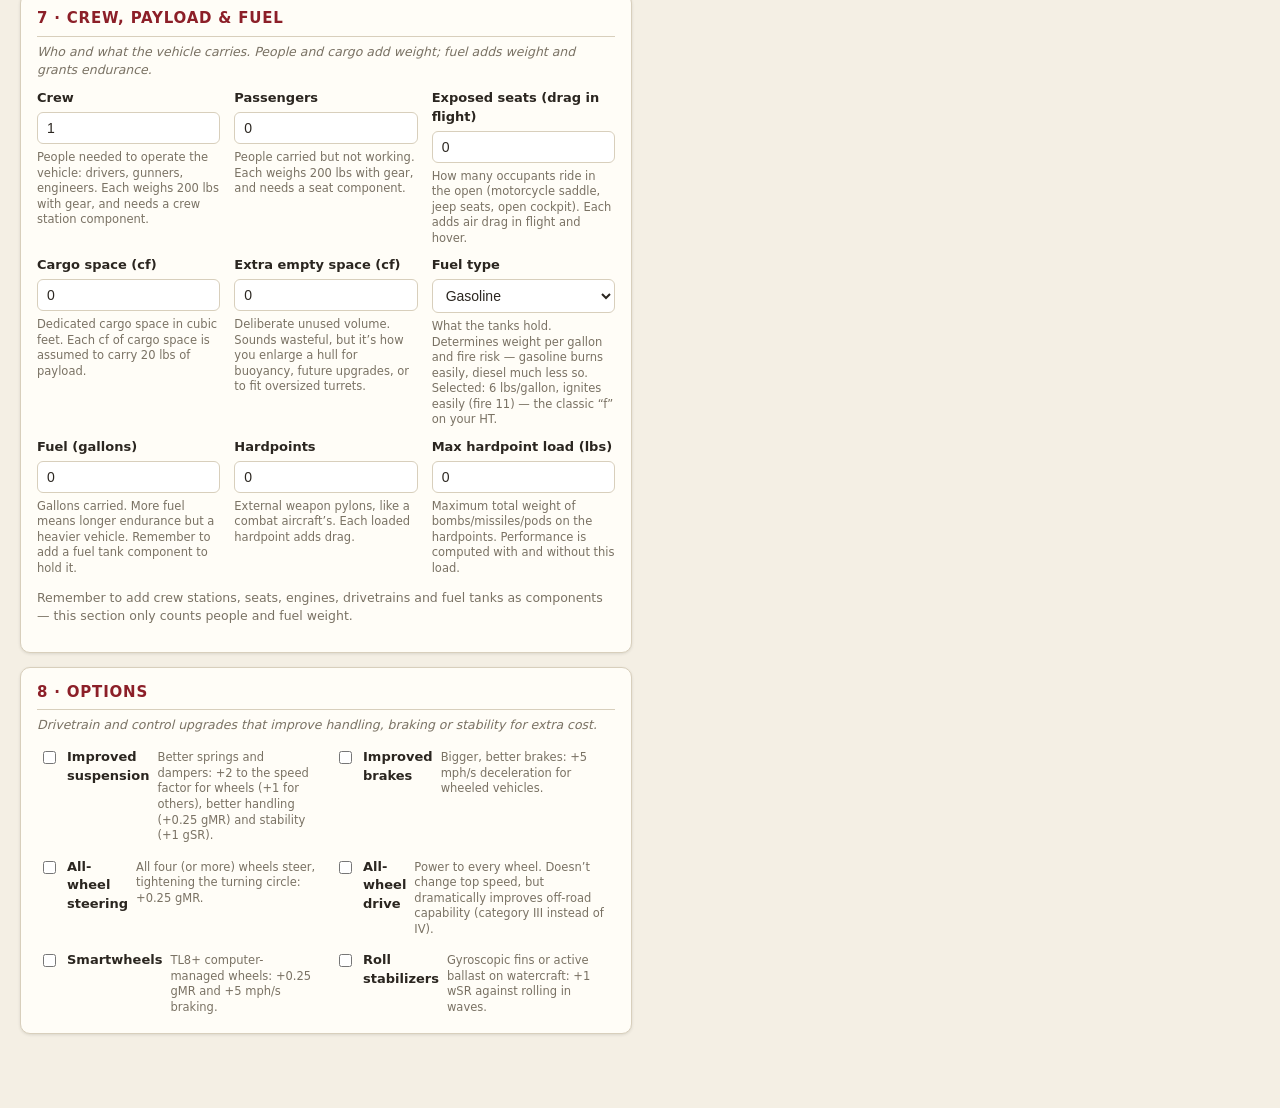
<file: ve2.html>
<!DOCTYPE html>
<html lang="en">
<head>
<meta charset="utf-8">
<meta name="viewport" content="width=device-width, initial-scale=1">
<title>GURPS Vehicles 2e Designer</title>
<link rel="stylesheet" href="css/style.css">
<link rel="icon" href="data:image/svg+xml,<svg xmlns='http://www.w3.org/2000/svg' viewBox='0 0 100 100'><text y='0.9em' font-size='90'>🛠️</text></svg>">
</head>
<body>

<header class="topbar">
  <div class="brand">
    <h1>GURPS Vehicles 2e Designer</h1>
    <p>The full book design system: volumes → structure → armor → performance. <a href="index.html" style="color:#fff">↩ streamlined designer</a> · <a href="spaceships.html" style="color:#fff">→ Spaceships designer</a></p>
  </div>
  <div class="toolbar">
    <select id="preset-select" title="Load a sample design"></select>
    <select id="saved-select" title="Load a saved design"></select>
    <button class="btn" id="btn-new">New</button>
    <button class="btn primary" id="btn-save">Save</button>
    <button class="btn" id="btn-import-json">Import</button>
    <button class="btn" id="btn-export-json">Export JSON</button>
    <button class="btn" id="btn-gvb">GVB Library</button>
    <button class="btn" id="btn-export-md">Stat Block</button>
    <button class="btn" id="btn-export-4e">4e Stat Block</button>
    <button class="btn" id="btn-print">Print</button>
    <button class="btn" id="btn-explain" title="Show a plain-English explanation under every choice">Explain: on</button>
    <input type="file" id="import-file" accept=".json,application/json" hidden>
  </div>
</header>

<div id="flash"></div>

<main class="layout">
  <section class="panel form-panel">

    <div class="card">
      <h2>1 · Basics</h2>
      <div class="grid2">
        <label>Vehicle name <input type="text" id="f-name"></label>
        <label>Tech Level <input type="number" id="f-tl" min="0" max="16" step="1"></label>
        <label>Maneuver controls <select id="f-controls"></select></label>
        <label>Streamlining <select id="f-streamlining"></select></label>
        <label>Longest dimension (yds; 0 = estimate — used for the 4e SM)
          <input type="number" id="f-length4" min="0" step="0.5"></label>
      </div>
    </div>

    <div class="card">
      <h2>2 · Hull &amp; Features</h2>
      <div class="acc-list">
        <label class="acc-row"><input type="checkbox" id="f-flotation"> <span><b>Flotation hull</b> <small>required for watercraft</small></span></label>
        <label class="acc-row"><input type="checkbox" id="f-submersible"> <span><b>Submersible hull</b> <small>includes sealed &amp; waterproof</small></span></label>
        <label class="acc-row"><input type="checkbox" id="f-sealed"> <span><b>Sealed</b> <small>airtight (needs DR 1+)</small></span></label>
        <label class="acc-row"><input type="checkbox" id="f-catamaran"> <span><b>Catamaran/trimaran hull</b></span></label>
        <label class="acc-row"><input type="checkbox" id="f-liftingbody"> <span><b>Lifting body</b> <small>needs Very Good+ streamlining</small></span></label>
        <label class="acc-row"><input type="checkbox" id="f-responsive"> <span><b>Responsive structure</b> <small>TL8+</small></span></label>
        <label class="acc-row"><input type="checkbox" id="f-space"> <span><b>Space performance</b> <small>report sAccel from thrust</small></span></label>
      </div>
      <div class="grid2" style="margin-top:8px">
        <label>Hydrodynamic lines <select id="f-hydrolines"></select></label>
        <label>Body slope (total degrees, all faces) <input type="number" id="f-bodyslope" min="0" max="240" step="30"></label>
      </div>
    </div>

    <div class="card">
      <h2>3 · Structure</h2>
      <div class="grid3">
        <label>Frame strength <select id="f-frame"></select></label>
        <label>Materials <select id="f-material"></select></label>
        <label>Special structure <select id="f-special"></select></label>
      </div>
    </div>

    <div class="card">
      <h2>4 · Armor</h2>
      <div class="grid2">
        <label>Armor type <select id="f-armortype"></select></label>
        <label>Coverage <select id="f-armormode">
          <option value="overall">Overall (same DR everywhere)</option>
          <option value="facing">By facing (per-face DR &amp; slope)</option>
        </select></label>
      </div>
      <div id="armor-overall" class="grid2" style="margin-top:8px">
        <label>DR <input type="number" id="f-dr" min="0" step="1"></label>
      </div>
      <div id="armor-facing" style="display:none; margin-top:8px">
        <div class="dr-grid" style="grid-template-columns: repeat(6, 1fr)">
          <label>Front <input type="number" id="af-front" min="0" step="1"></label>
          <label>Back <input type="number" id="af-back" min="0" step="1"></label>
          <label>Left <input type="number" id="af-left" min="0" step="1"></label>
          <label>Right <input type="number" id="af-right" min="0" step="1"></label>
          <label>Top <input type="number" id="af-top" min="0" step="1"></label>
          <label>Under <input type="number" id="af-under" min="0" step="1"></label>
        </div>
        <div class="dr-grid" style="grid-template-columns: repeat(4, 1fr); margin-top:6px">
          <label>Front slope <select id="as-front"><option value="0">none</option><option value="30">30°</option><option value="60">60°</option></select></label>
          <label>Back slope <select id="as-back"><option value="0">none</option><option value="30">30°</option><option value="60">60°</option></select></label>
          <label>Left slope <select id="as-left"><option value="0">none</option><option value="30">30°</option><option value="60">60°</option></select></label>
          <label>Right slope <select id="as-right"><option value="0">none</option><option value="30">30°</option><option value="60">60°</option></select></label>
        </div>
        <div class="grid2" style="margin-top:6px">
          <label>DR on wheels/tracks/wings/etc. <input type="number" id="f-otherdr" min="0" step="1"></label>
        </div>
        <p class="muted">Sloped faces multiply effective DR (×1.5 at 30°, ×2 at 60°) and add
        PD, but make the body bigger. Turret and superstructure DR is set on each one below.</p>
      </div>
    </div>

    <div class="card">
      <h2>5 · Subassemblies</h2>
      <div class="grid3">
        <label class="inline-check"><span class="inline"><input type="checkbox" id="s-wheels"> Wheels</span></label>
        <label>Wheel type <select id="s-wheeltype"></select></label>
        <label>Wheel count <input type="number" id="s-wheelcount" min="1" max="24" step="1"></label>
        <label class="inline-check"><span class="inline"><input type="checkbox" id="s-wheelretract"> Retractable wheels</span></label>
        <label class="inline-check"><span class="inline"><input type="checkbox" id="s-tracks"> Tracks</span></label>
        <label class="inline-check"><span class="inline"><input type="checkbox" id="s-halftracks"> Halftracks</span></label>
        <label class="inline-check"><span class="inline"><input type="checkbox" id="s-skids"> Skids</span></label>
        <label class="inline-check"><span class="inline"><input type="checkbox" id="s-wings"> Wings</span></label>
        <label>Wing type <select id="s-wingtype"></select></label>
        <label>Wing volume (× body vol., per wing) <input type="number" id="s-wingfrac" min="0.02" max="0.5" step="0.01"></label>
        <label class="inline-check"><span class="inline"><input type="checkbox" id="s-rotors"> Rotors</span></label>
        <label class="inline-check"><span class="inline"><input type="checkbox" id="s-legs"> Legs</span></label>
        <label>Leg count <input type="number" id="s-legcount" min="2" max="8" step="1"></label>
        <label class="inline-check"><span class="inline"><input type="checkbox" id="s-masts"> Masts</span></label>
        <label>Mast height (ft) <input type="number" id="s-mastheight" min="5" step="5"></label>
        <label class="inline-check"><span class="inline"><input type="checkbox" id="s-gasbag"> Gasbag</span></label>
        <label>Gasbag volume (cf) <input type="number" id="s-gasbagcf" min="0" step="100"></label>
      </div>
      <h3>Turrets</h3>
      <div id="turret-list"></div>
      <button class="btn" id="turret-add" type="button">+ Add turret</button>
      <h3>Superstructures</h3>
      <div id="super-list"></div>
      <button class="btn" id="super-add" type="button">+ Add superstructure</button>
      <h3>Open mounts</h3>
      <div id="open-list"></div>
      <button class="btn" id="open-add" type="button">+ Add open mount</button>
      <h3>Arms (TL7+)</h3>
      <div id="arm-list"></div>
      <button class="btn" id="arm-add" type="button">+ Add arm</button>
      <p class="muted">An open mount's or arm's size comes from the components you place in
      it; each arm automatically gets an arm motor sized for its ST.</p>
    </div>

    <div class="card">
      <h2>6 · Components</h2>
      <div id="component-list"></div>
      <h3>Pick from the catalog</h3>
      <div class="grid2">
        <label>Category <select id="cat-category"></select></label>
        <label>Component <select id="cat-item"></select></label>
      </div>
      <p class="muted" id="cat-help"></p>
      <div class="grid3" id="cat-params"></div>
      <div class="gvb-opts" id="cat-options"></div>
      <div class="cat-preview-row">
        <span class="muted" id="cat-preview"></span>
        <label class="cat-loc">into <select id="cat-location"></select></label>
        <button class="btn primary" id="cat-add" type="button">Add</button>
      </div>
      <h3>Or enter one by hand</h3>
      <div class="grid3">
        <label>Name <input type="text" id="c-name" placeholder="e.g. gasoline engine"></label>
        <label>Weight (lbs) <input type="number" id="c-weight" step="any" value="0"></label>
        <label>Cost ($) <input type="number" id="c-cost" step="any" value="0"></label>
        <label>Volume (cf) <input type="number" id="c-volume" step="any" value="0"></label>
        <label>Fuel use (gph) <input type="number" id="c-gph" step="any" value="0"></label>
        <label>Power needed (kW) <input type="number" id="c-kwin" step="any" value="0"></label>
        <label>Power output (kW) <input type="number" id="c-kwout" step="any" value="0"></label>
        <label>Ground motive power (kW) <input type="number" id="c-groundkw" step="any" value="0"></label>
        <label>Aquatic thrust (lbs) <input type="number" id="c-aqua" step="any" value="0"></label>
        <label>Aerial thrust (lbs) <input type="number" id="c-air" step="any" value="0"></label>
        <label>Static lift (lbs) <input type="number" id="c-lift" step="any" value="0"></label>
        <label>Contragrav lift (lbs) <input type="number" id="c-contragrav" step="any" value="0"></label>
        <label>Location <select id="c-location"></select></label>
      </div>
      <div class="modal-actions" style="justify-content:flex-start">
        <label class="inline" style="font-weight:400"><input type="checkbox" id="c-airbreathing"> air-breathing (unusable submerged)</label>
        <button class="btn primary" id="c-add" type="button">Add component</button>
      </div>
      <p class="muted">Tip: use the <b>GVB Library</b> button (toolbar) to pull real components
      from the official data files — their stats prefill this form.</p>
    </div>

    <div class="card">
      <h2>7 · Crew, Payload &amp; Fuel</h2>
      <div class="grid3">
        <label>Crew <input type="number" id="f-crew" min="0" step="1"></label>
        <label>Passengers <input type="number" id="f-passengers" min="0" step="1"></label>
        <label>Exposed seats (drag in flight) <input type="number" id="f-exposed" min="0" step="1"></label>
        <label>Cargo space (cf) <input type="number" id="f-cargocf" min="0" step="1"></label>
        <label>Extra empty space (cf) <input type="number" id="f-emptycf" min="0" step="1"></label>
        <label>Fuel type <select id="f-fueltype"></select></label>
        <label>Fuel (gallons) <input type="number" id="f-fuelgal" min="0" step="1"></label>
        <label>Hardpoints <input type="number" id="f-hpcount" min="0" step="1"></label>
        <label>Max hardpoint load (lbs) <input type="number" id="f-hpload" min="0" step="50"></label>
      </div>
      <p class="muted">Remember to add crew stations, seats, engines, drivetrains and fuel
      tanks as components — this section only counts people and fuel weight.</p>
    </div>

    <div class="card">
      <h2>8 · Options</h2>
      <div class="acc-list">
        <label class="acc-row"><input type="checkbox" id="o-suspension"> <span><b>Improved suspension</b></span></label>
        <label class="acc-row"><input type="checkbox" id="o-brakes"> <span><b>Improved brakes</b></span></label>
        <label class="acc-row"><input type="checkbox" id="o-aws"> <span><b>All-wheel steering</b></span></label>
        <label class="acc-row"><input type="checkbox" id="o-awd"> <span><b>All-wheel drive</b></span></label>
        <label class="acc-row"><input type="checkbox" id="o-smartwheels"> <span><b>Smartwheels</b></span></label>
        <label class="acc-row"><input type="checkbox" id="o-rollstab"> <span><b>Roll stabilizers</b></span></label>
      </div>
    </div>

  </section>

  <section class="panel output-panel" id="print-area">
    <div class="card sheet">
      <h2 id="sheet-name">Vehicle</h2>
      <p class="sub" id="sheet-sub"></p>
      <div id="sheet-body"></div>
    </div>
    <div class="card" id="problems-card" style="display:none">
      <h2>Problems</h2>
      <ul id="problems" class="problems"></ul>
    </div>
  </section>
</main>

<!-- GVB Library modal (same as the streamlined designer) -->
<dialog id="gvb-modal" class="gvb-modal">
  <h2>GVB Library — official component data</h2>
  <p class="muted">Load <code>.rep</code> repository files from your copy of the
  <i>GURPS Vehicle Builder</i> program. Selecting “Add to design” prefills the
  component form; check the thrust/lift assignments before adding.</p>
  <div class="gvb-toolbar">
    <label class="btn primary gvb-file-btn">Load .rep files…
      <input type="file" id="gvb-files" accept=".rep" multiple hidden>
    </label>
    <input type="search" id="gvb-search" placeholder="Search components…">
    <span class="muted" id="gvb-status"></span>
  </div>
  <div class="gvb-body">
    <div id="gvb-list" class="gvb-list"></div>
    <div id="gvb-detail" class="gvb-detail"><p class="muted">Select a component on the left.</p></div>
  </div>
  <div class="modal-actions">
    <button class="btn" id="gvb-close">Close</button>
  </div>
</dialog>

<dialog id="md-modal">
  <h2>Stat block (Markdown)</h2>
  <textarea id="md-output" rows="18" spellcheck="false"></textarea>
  <div class="modal-actions">
    <button class="btn primary" id="md-copy">Copy</button>
    <button class="btn" id="md-close">Close</button>
  </div>
</dialog>

<script type="module" src="js/ve2/ui.js"></script>
</body>
</html>
</file>
<file: css/style.css>
/* GURPS Vehicles Builder — styles */

:root {
  --bg: #f4efe4;
  --panel: #fffdf7;
  --ink: #2b2620;
  --muted: #7a7264;
  --accent: #8c1f28;        /* GURPS-ish deep red */
  --accent-ink: #fff;
  --line: #d8cfbc;
  --ok: #2f7d32;
  --warn: #a66300;
  --err: #b3261e;
  --shadow: 0 1px 3px rgba(43, 38, 32, 0.12);
}

* { box-sizing: border-box; }

body {
  margin: 0;
  font: 15px/1.45 "Segoe UI", system-ui, -apple-system, sans-serif;
  background: var(--bg);
  color: var(--ink);
}

/* ------------------------------------------------ top bar */
.topbar {
  display: flex;
  flex-wrap: wrap;
  gap: 12px;
  align-items: center;
  justify-content: space-between;
  padding: 12px 20px;
  background: var(--accent);
  color: var(--accent-ink);
  box-shadow: var(--shadow);
}
.brand h1 { margin: 0; font-size: 20px; letter-spacing: 0.5px; }
.brand p { margin: 2px 0 0; font-size: 12px; opacity: 0.85; }

.toolbar { display: flex; flex-wrap: wrap; gap: 6px; align-items: center; }
.toolbar select {
  max-width: 190px;
  padding: 6px 8px;
  border-radius: 6px;
  border: none;
  font-size: 13px;
}

.btn {
  padding: 6px 12px;
  border: 1px solid rgba(255, 255, 255, 0.5);
  border-radius: 6px;
  background: transparent;
  color: inherit;
  font-size: 13px;
  cursor: pointer;
}
.btn:hover { background: rgba(255, 255, 255, 0.12); }
.btn.primary { background: #fff; color: var(--accent); border-color: #fff; font-weight: 600; }
.btn.primary:hover { background: #f3e9e9; }
.btn.small { padding: 2px 8px; font-size: 12px; }
.btn.danger { border-color: var(--err); color: var(--err); }
main .btn, dialog .btn {
  border-color: var(--line);
  color: var(--ink);
  background: var(--panel);
}
main .btn:hover, dialog .btn:hover { background: #f1ead9; }
main .btn.primary, dialog .btn.primary {
  background: var(--accent);
  color: var(--accent-ink);
  border-color: var(--accent);
}
main .btn.danger, dialog .btn.danger { color: var(--err); border-color: var(--err); background: transparent; }

/* ------------------------------------------------ layout */
.layout {
  display: grid;
  grid-template-columns: minmax(360px, 1fr) minmax(360px, 1fr);
  gap: 16px;
  padding: 16px 20px 60px;
  align-items: start;
}
@media (max-width: 900px) {
  .layout { grid-template-columns: 1fr; }
}

.card {
  background: var(--panel);
  border: 1px solid var(--line);
  border-radius: 10px;
  padding: 14px 16px;
  margin-bottom: 14px;
  box-shadow: var(--shadow);
}
.card h2 {
  margin: 0 0 10px;
  font-size: 15px;
  text-transform: uppercase;
  letter-spacing: 0.8px;
  color: var(--accent);
  border-bottom: 1px solid var(--line);
  padding-bottom: 6px;
}
.card h3 { font-size: 14px; margin: 14px 0 6px; }

.grid2 { display: grid; grid-template-columns: 1fr 1fr; gap: 10px 14px; }
.grid3 { display: grid; grid-template-columns: 1fr 1fr 1fr; gap: 10px 14px; }
@media (max-width: 520px) { .grid2, .grid3 { grid-template-columns: 1fr; } }

label { display: flex; flex-direction: column; gap: 4px; font-size: 13px; font-weight: 600; }
label .inline { display: flex; align-items: center; gap: 6px; font-weight: 400; }
input[type="text"], input[type="number"], select, textarea {
  padding: 7px 9px;
  border: 1px solid var(--line);
  border-radius: 6px;
  font-size: 14px;
  background: #fff;
  color: var(--ink);
  width: 100%;
}
input:focus, select:focus, textarea:focus {
  outline: 2px solid color-mix(in srgb, var(--accent) 40%, transparent);
}
input:disabled { background: #eee7d8; color: var(--muted); }

.muted { color: var(--muted); font-size: 12.5px; }

.dr-grid {
  display: grid;
  grid-template-columns: repeat(5, 1fr);
  gap: 8px;
  margin-top: 10px;
}
@media (max-width: 520px) { .dr-grid { grid-template-columns: repeat(3, 1fr); } }

/* accessories */
.acc-list { display: grid; grid-template-columns: 1fr 1fr; gap: 6px 14px; }
@media (max-width: 620px) { .acc-list { grid-template-columns: 1fr; } }
.acc-row {
  flex-direction: row;
  align-items: flex-start;
  gap: 8px;
  font-weight: 400;
  padding: 4px 2px;
}
.acc-row input { width: auto; margin-top: 3px; }
.acc-row small { display: block; color: var(--muted); }
.acc-row.disabled { opacity: 0.45; }

/* weapons */
.weapon-row {
  display: flex;
  align-items: center;
  gap: 10px;
  padding: 6px 8px;
  border: 1px solid var(--line);
  border-radius: 6px;
  margin-bottom: 6px;
  background: #fff;
}
.weapon-name { font-weight: 600; }
.weapon-detail { flex: 1; color: var(--muted); font-size: 12.5px; }
.weapon-adder {
  display: grid;
  grid-template-columns: 2fr 1.2fr 60px auto;
  gap: 8px;
  margin-top: 8px;
}
@media (max-width: 620px) { .weapon-adder { grid-template-columns: 1fr; } }
#weapon-custom { margin-top: 10px; }

/* ------------------------------------------------ output */
.sheet h2 { font-size: 20px; text-transform: none; letter-spacing: 0; }
.sheet .sub { margin: -4px 0 10px; color: var(--muted); font-style: italic; }

.table-scroll { overflow-x: auto; }
.stat-table {
  border-collapse: collapse;
  width: 100%;
  font-size: 13.5px;
  white-space: nowrap;
}
.stat-table th, .stat-table td {
  border: 1px solid var(--line);
  padding: 5px 8px;
  text-align: center;
}
.stat-table th { background: #efe7d4; font-size: 12px; }

.extra { margin: 10px 0 0; padding-left: 20px; font-size: 13.5px; }
.extra li { margin-bottom: 3px; }

.problems { margin: 0; padding-left: 4px; list-style: none; }
.problems li { padding: 3px 0; font-size: 13.5px; }
.problems .err { color: var(--err); font-weight: 600; }
.problems .warn { color: var(--warn); }

.weight-bar {
  height: 18px;
  border-radius: 9px;
  background: #e7dfcc;
  overflow: hidden;
  border: 1px solid var(--line);
}
#weight-bar-fill {
  height: 100%;
  width: 0;
  background: var(--ok);
  transition: width 0.2s ease;
}
#weight-bar-fill.over { background: var(--err); }

.breakdown { margin-top: 8px; }
.bd-row {
  display: flex;
  justify-content: space-between;
  padding: 3px 0;
  border-bottom: 1px dashed var(--line);
  font-size: 13.5px;
}
.bd-row small { color: var(--muted); }
.bd-row.total { border-bottom: none; font-weight: 700; margin-top: 4px; }

/* ------------------------------------------------ help panel */
.help-panel {
  position: fixed;
  top: 0;
  right: -560px;
  width: min(540px, 95vw);
  height: 100vh;
  overflow-y: auto;
  padding: 16px;
  background: var(--bg);
  border-left: 2px solid var(--accent);
  transition: right 0.25s ease;
  z-index: 40;
}
.help-panel.open { right: 0; }
.help-panel h2 { font-size: 17px; }
.help-panel ul { padding-left: 20px; font-size: 13.5px; }
.loc-legend { columns: 2; }

/* ------------------------------------------------ component catalog */
.cat-preview-row {
  display: flex;
  align-items: center;
  gap: 12px;
  flex-wrap: wrap;
  margin-top: 8px;
}
.cat-preview-row #cat-preview { flex: 1; min-width: 200px; }
.cat-loc { flex-direction: row; align-items: center; gap: 6px; font-weight: 400; }
.cat-loc select { width: auto; }
#cat-params { margin-top: 6px; }
#cat-options { margin-top: 6px; }

/* ------------------------------------------------ explain mode */
.field-help {
  display: block;
  font-weight: 400;
  font-size: 11.5px;
  line-height: 1.35;
  color: var(--muted);
  margin-top: 2px;
}
.acc-row .field-help { margin-left: 0; }
.section-help {
  font-size: 12.5px;
  color: var(--muted);
  margin: -4px 0 10px;
  font-style: italic;
}
.stat-help {
  border-bottom: 1px dotted #b3a88f;
  cursor: help;
}

/* ------------------------------------------------ VE2 designer */
.sub-edit { display: flex; gap: 10px; flex-wrap: wrap; align-items: center; }
.sub-edit label { flex-direction: row; align-items: center; gap: 4px; font-weight: 400; font-size: 12.5px; }
.sub-edit input, .sub-edit select { width: 80px; padding: 3px 6px; font-size: 12.5px; }
.inline-check { justify-content: flex-end; }
.inline-check .inline { font-weight: 600; }
.inline-check input { width: auto; }
.sheet h3 {
  margin: 14px 0 4px;
  font-size: 13px;
  text-transform: uppercase;
  letter-spacing: 0.6px;
  color: var(--accent);
  border-bottom: 1px dashed var(--line);
}

/* ------------------------------------------------ GVB library modal */
.gvb-modal { width: min(1080px, 96vw); }
.gvb-toolbar {
  display: flex;
  gap: 10px;
  align-items: center;
  flex-wrap: wrap;
  margin-bottom: 10px;
}
.gvb-toolbar input[type="search"] { flex: 1; min-width: 160px; width: auto; }
.gvb-file-btn { display: inline-block; cursor: pointer; }
.gvb-body {
  display: grid;
  grid-template-columns: minmax(220px, 1fr) minmax(300px, 1.6fr);
  gap: 14px;
  min-height: 300px;
}
@media (max-width: 700px) { .gvb-body { grid-template-columns: 1fr; } }
.gvb-list {
  max-height: 55vh;
  overflow-y: auto;
  border: 1px solid var(--line);
  border-radius: 8px;
  padding: 6px;
  background: #fff;
}
.gvb-group {
  font-weight: 700;
  font-size: 12px;
  text-transform: uppercase;
  letter-spacing: 0.5px;
  color: var(--accent);
  padding: 8px 4px 2px;
}
.gvb-item {
  display: block;
  width: 100%;
  text-align: left;
  border: none;
  background: none;
  padding: 3px 6px;
  font-size: 13.5px;
  border-radius: 5px;
  cursor: pointer;
  color: var(--ink);
}
.gvb-item:hover { background: #f1ead9; }
.gvb-item.sel { background: var(--accent); color: #fff; }
.gvb-item small { color: inherit; opacity: 0.65; }
.gvb-detail {
  max-height: 55vh;
  overflow-y: auto;
  padding: 2px 6px;
}
.gvb-detail h3 { margin: 0 0 8px; font-size: 15px; }
.gvb-detail h3 small { color: var(--muted); font-weight: 400; }
.gvb-inputs {
  display: grid;
  grid-template-columns: repeat(auto-fill, minmax(130px, 1fr));
  gap: 8px 12px;
  margin-bottom: 6px;
}
.gvb-opt-head { margin: 10px 0 4px; font-size: 12.5px; font-weight: 700; }
.gvb-opts { display: flex; flex-wrap: wrap; gap: 4px 16px; }
.gvb-opts .inline { font-weight: 400; font-size: 13px; flex-direction: row; align-items: center; }
.gvb-opts input { width: auto; }
.gvb-outputs { margin-top: 10px; }
.gvb-desc { white-space: pre-line; margin-top: 10px; }

/* ------------------------------------------------ modal & flash */
dialog {
  border: 1px solid var(--line);
  border-radius: 10px;
  padding: 18px;
  width: min(720px, 92vw);
  background: var(--panel);
  color: var(--ink);
}
dialog::backdrop { background: rgba(43, 38, 32, 0.5); }
dialog h2 { margin-top: 0; color: var(--accent); font-size: 16px; }
dialog textarea { font-family: ui-monospace, Consolas, monospace; font-size: 12.5px; }
.modal-actions { display: flex; gap: 8px; justify-content: flex-end; margin-top: 10px; }

#flash {
  position: fixed;
  left: 50%;
  bottom: 24px;
  transform: translateX(-50%) translateY(20px);
  background: var(--ink);
  color: #fff;
  padding: 8px 16px;
  border-radius: 20px;
  font-size: 13px;
  opacity: 0;
  pointer-events: none;
  transition: all 0.25s ease;
  z-index: 60;
}
#flash.show { opacity: 1; transform: translateX(-50%) translateY(0); }

/* ------------------------------------------------ print */
@media print {
  .topbar, .form-panel, .help-panel, #flash, #problems-card { display: none !important; }
  body { background: #fff; }
  .layout { display: block; padding: 0; }
  .card { box-shadow: none; border-color: #999; }
}

/* ------------------------------------------------ Spaceships designer */
.slot-row {
  display: flex;
  align-items: center;
  flex-wrap: wrap;
  gap: 8px;
  padding: 4px 0;
  border-bottom: 1px dashed var(--line);
}
.slot-row select { width: auto; max-width: 300px; }
.slot-num {
  font-weight: 700;
  font-size: 12px;
  color: var(--accent);
  min-width: 44px;
  text-align: right;
}
.slot-section { text-transform: capitalize; }
.slot-opts {
  display: inline-flex;
  gap: 8px;
  flex-wrap: wrap;
}
.slot-opts label {
  flex-direction: row;
  align-items: center;
  gap: 4px;
  font-weight: 400;
  font-size: 12px;
  color: var(--muted);
}
.slot-opts input { width: 56px; padding: 3px 6px; font-size: 12.5px; }
.slot-opts select { padding: 3px 6px; font-size: 12.5px; }
.slot-desc { color: var(--muted); font-size: 11.5px; flex-basis: 100%; padding-left: 52px; }
.slot-desc.slot-bad { color: var(--err); font-weight: 600; }

/* ------------------------------------------------ Combat tracker */
.combatant .cmb-head {
  display: flex;
  justify-content: space-between;
  align-items: center;
}
.combatant .cmb-head h2 { margin: 0; }
.dhp-row {
  display: flex;
  align-items: center;
  gap: 8px;
  margin: 8px 0;
}
.dhp-row .weight-bar { flex: 1; }
.dhp-label { font-size: 12px; font-weight: 700; white-space: nowrap; }
.skill-pair { display: inline-flex; gap: 6px; }
.skill-pair input { width: 58px; }
.dmg-grid { margin-top: 8px; }
.dmg-section { display: flex; gap: 4px; align-items: center; margin-bottom: 4px; }
.dmg-label { font-weight: 700; font-size: 12px; width: 16px; color: var(--accent); }
.dmg-cell {
  display: inline-flex;
  align-items: center;
  justify-content: center;
  min-width: 30px;
  height: 26px;
  border: 1px solid var(--line);
  border-radius: 4px;
  font-size: 11.5px;
  font-weight: 700;
  cursor: pointer;
  background: #e7f3e2;
  user-select: none;
}
.dmg-cell.disabled { background: #ffe9b3; }
.dmg-cell.destroyed { background: #f3c1bb; text-decoration: line-through; }
.dmg-cell.empty { background: transparent; color: var(--muted); cursor: default; }
.dmg-hint { font-size: 11px; margin: 4px 0 0; }
.combat-log {
  max-height: 320px;
  overflow-y: auto;
  font-family: ui-monospace, SFMono-Regular, Menlo, Consolas, monospace;
  font-size: 12px;
  line-height: 1.5;
  background: #faf6ec;
  border: 1px solid var(--line);
  border-radius: 6px;
  padding: 8px 10px;
  white-space: pre-wrap;
}
.mod { white-space: nowrap; }
.slot-scale { max-width: 170px; font-size: 12px; }
.slot-subs { flex-basis: 100%; padding-left: 40px; border-left: 2px dashed var(--line); margin-left: 12px; }
.slot-sub { border-bottom: none; padding: 2px 0; }

/* ------------------------------------------------ Tactical map */
.tac-layout {
  display: grid;
  grid-template-columns: 1fr 420px;
  gap: 14px;
  padding: 14px;
  align-items: start;
}
@media (max-width: 1000px) { .tac-layout { grid-template-columns: 1fr; } }
.tac-map-panel {
  background: var(--card, #fffdf6);
  border: 1px solid var(--line);
  border-radius: 8px;
  overflow: hidden;
}
#map {
  width: 100%;
  height: 72vh;
  display: block;
  background: #10141f;
  cursor: grab;
  touch-action: none;
}
#map:active { cursor: grabbing; }
.tac-mapbar {
  display: flex;
  gap: 14px;
  align-items: center;
  padding: 8px 12px;
  border-top: 1px solid var(--line);
  font-size: 12.5px;
}
.tac-mapbar select { width: auto; padding: 3px 6px; }
.tac-side { display: flex; flex-direction: column; gap: 14px; max-height: 86vh; overflow-y: auto; }
.hex { fill: none; stroke: #26314a; stroke-width: 1; }
.hex.origin { stroke: #3d4f78; stroke-width: 2; }
.ship { cursor: pointer; }
.ship-ring { fill: #10141f; stroke-width: 2.5; }
.ship.selected .ship-ring { stroke-width: 5; fill: #1c2438; }
.ship.targeted .ship-ring { stroke: #ffd75e !important; stroke-width: 4; stroke-dasharray: 4 3; }
.ship.dead { opacity: 0.35; }
.token-label {
  fill: #cfd8ee;
  font-size: 11px;
  text-anchor: middle;
  font-family: inherit;
  paint-order: stroke;
  stroke: #10141f;
  stroke-width: 3;
}
.vel-line { stroke-width: 2; stroke-dasharray: 6 4; opacity: 0.8; }
.vel-line.missile { stroke: #e0a12f; }
.ghost { fill: none; stroke-dasharray: 3 3; opacity: 0.6; }
.range-line { stroke: #ffd75e; stroke-width: 1.5; stroke-dasharray: 2 4; }
.range-label { fill: #ffd75e; font-size: 12px; text-anchor: middle; }
.missile-token { fill: #e0a12f; stroke: #10141f; }
.turn-order { display: flex; flex-direction: column; gap: 4px; }
.turn-row {
  display: flex;
  align-items: center;
  gap: 8px;
  padding: 4px 6px;
  border: 1px solid var(--line);
  border-radius: 6px;
  font-size: 12.5px;
}
.turn-row.sel { background: #f3ecd9; }
.turn-row.dead { opacity: 0.5; }
.turn-row b { flex: 0 0 auto; }
.turn-row small { color: var(--muted); flex: 1; }
.turn-btns { display: flex; gap: 4px; }
.turn-btns .btn { padding: 2px 7px; font-size: 11.5px; }
.side-dot { width: 10px; height: 10px; border-radius: 50%; flex: 0 0 auto; }
.thrust-pad { display: flex; gap: 4px; flex-wrap: wrap; }
.thrust-pad .btn { min-width: 38px; }
</file>
